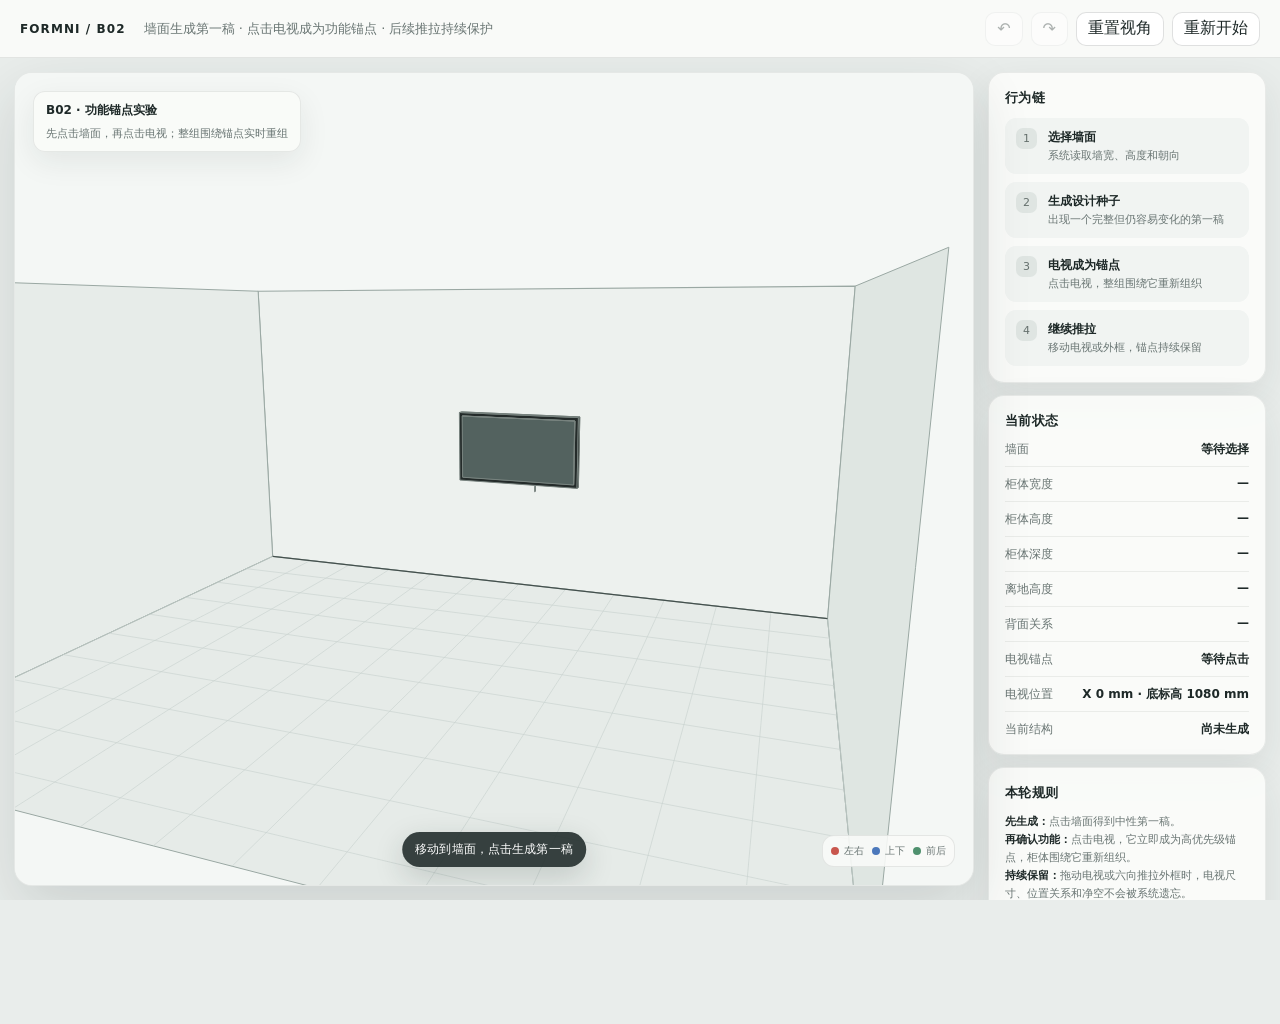
<file: formni-b02/index.html>
<!doctype html>
<html lang="zh-CN">
<head>
<meta charset="utf-8" />
<meta name="viewport" content="width=device-width,initial-scale=1,maximum-scale=1" />
<title>Formni · B02 电视功能锚点实验 v0.3</title>
<link rel="stylesheet" href="style.css" />
</head>
<body>
<div class="app">
  <header>
    <div class="brand">FORMNI / B02</div>
    <div class="title">墙面生成第一稿 · 点击电视成为功能锚点 · 后续推拉持续保护</div>
    <div class="spacer"></div>
    <div class="actions">
      <button id="undoBtn" title="撤销">↶</button>
      <button id="redoBtn" title="重做">↷</button>
      <button id="viewBtn">重置视角</button>
      <button id="resetBtn">重新开始</button>
    </div>
  </header>
  <main>
    <section class="viewport" id="viewport">
      <canvas id="canvas" aria-label="Formni 三维墙面行为实验"></canvas>
      <div class="top-note"><b>B02 · 功能锚点实验</b><span>先点击墙面，再点击电视；整组围绕锚点实时重组</span></div>
      <div class="prompt" id="prompt">移动到墙面，点击生成第一稿</div>
      <div class="axis-legend">
        <div class="axis-chip"><i class="dot" style="background:var(--red)"></i>左右</div>
        <div class="axis-chip"><i class="dot" style="background:var(--blue)"></i>上下</div>
        <div class="axis-chip"><i class="dot" style="background:var(--green)"></i>前后</div>
      </div>
      <div class="toast" id="toast"></div>
    </section>
    <aside class="side">
      <div class="card">
        <h3>行为链</h3>
        <div class="steps">
          <div class="step" id="stepWall"><div class="n">1</div><div><b>选择墙面</b><span>系统读取墙宽、高度和朝向</span></div></div>
          <div class="step" id="stepSeed"><div class="n">2</div><div><b>生成设计种子</b><span>出现一个完整但仍容易变化的第一稿</span></div></div>
          <div class="step" id="stepAnchor"><div class="n">3</div><div><b>电视成为锚点</b><span>点击电视，整组围绕它重新组织</span></div></div>
          <div class="step" id="stepShape"><div class="n">4</div><div><b>继续推拉</b><span>移动电视或外框，锚点持续保留</span></div></div>
        </div>
      </div>
      <div class="card">
        <h3>当前状态</h3>
        <div class="state">
          <div class="row"><span>墙面</span><strong id="wallState">等待选择</strong></div>
          <div class="row"><span>柜体宽度</span><strong id="widthState">—</strong></div>
          <div class="row"><span>柜体高度</span><strong id="heightState">—</strong></div>
          <div class="row"><span>柜体深度</span><strong id="depthState">—</strong></div>
          <div class="row"><span>离地高度</span><strong id="bottomState">—</strong></div>
          <div class="row"><span>背面关系</span><strong id="backState">—</strong></div>
          <div class="row"><span>电视锚点</span><strong id="tvState">未确认</strong></div>
          <div class="row"><span>电视位置</span><strong id="tvPositionState">—</strong></div>
          <div class="row"><span>当前结构</span><strong id="structureState">尚未生成</strong></div>
        </div>
      </div>
      <div class="card">
        <h3>本轮规则</h3>
        <div class="rule"><b>先生成：</b>点击墙面得到中性第一稿。<br><b>再确认功能：</b>点击电视，它立即成为高优先级锚点，柜体围绕它重新组织。<br><b>持续保留：</b>拖动电视或六向推拉外框时，电视尺寸、位置关系和净空不会被系统遗忘。<br><b>实时变化：</b>所有重组都发生在拖动过程中，松手只提交当前结果。</div>
      </div>
      <div class="footer">本轮只验证第二组行为：场景对象成为功能锚点。电视一旦被明确，后续生成、推拉和重组都必须持续尊重它。</div>
    </aside>
  </main>
</div>

  <script src="app-1.js"></script>
  <script src="app-2.js"></script>
  <script src="app-3.js"></script>
  <script src="app-4.js"></script>
</body>
</html>
</file>
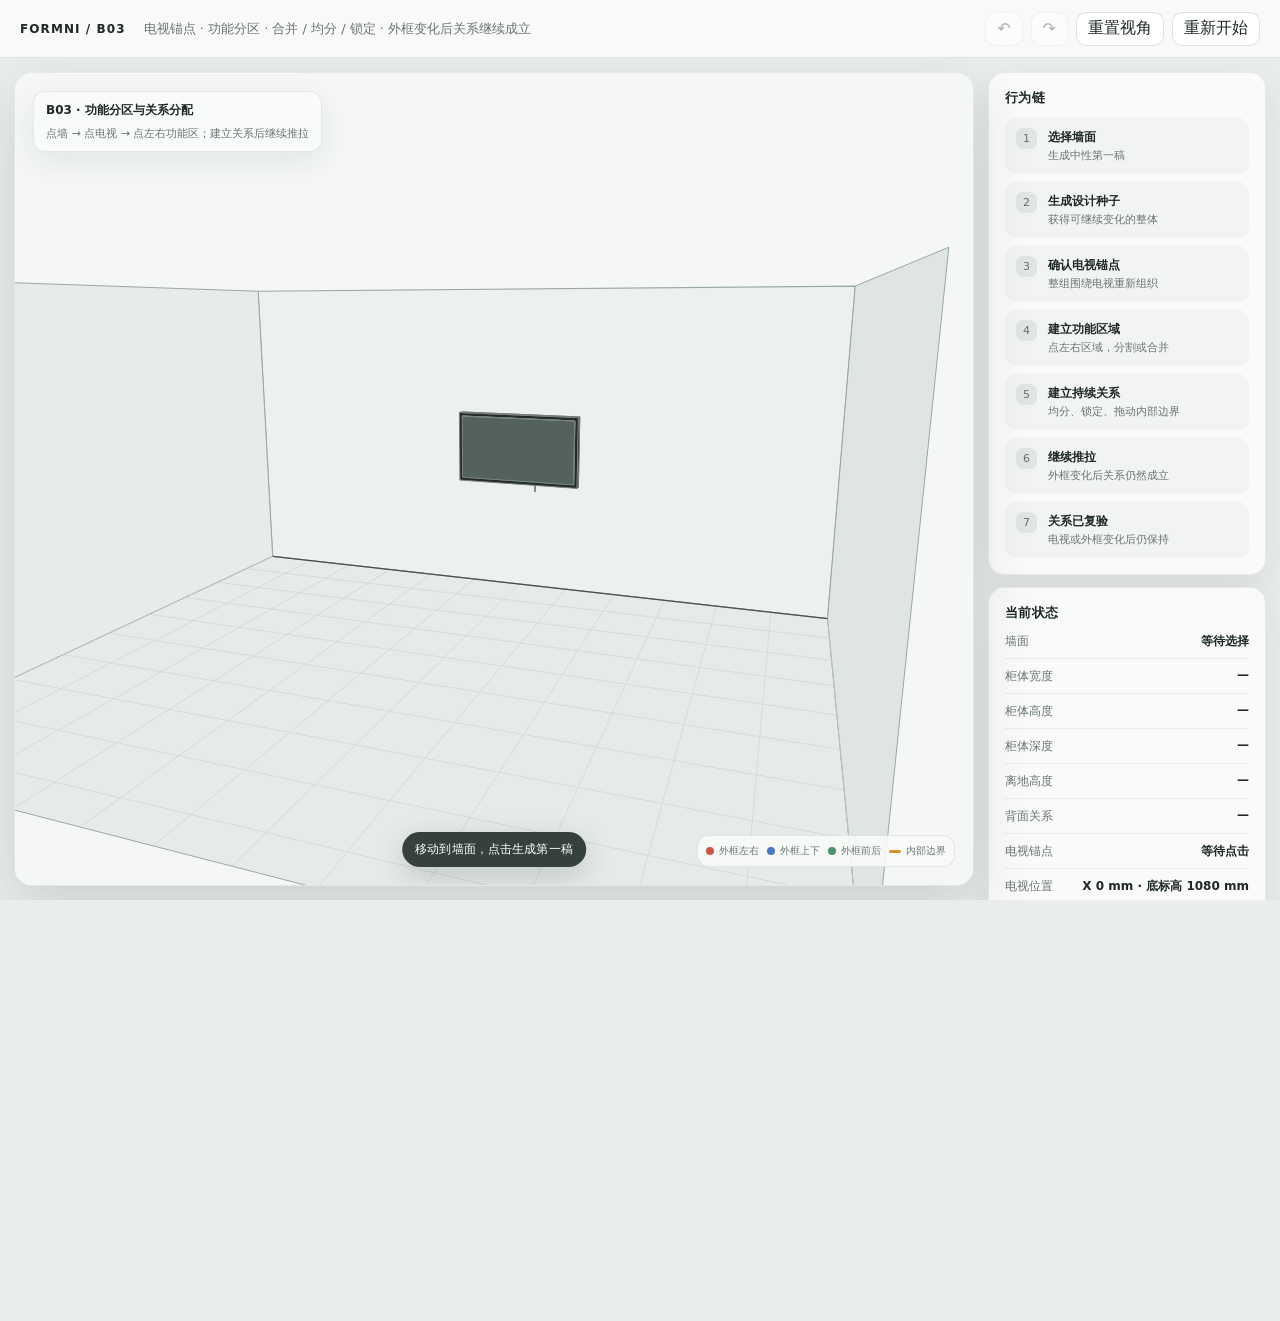
<file: formni-b03/index.html>
<!doctype html>
<html lang="zh-CN">
<head>
<meta charset="utf-8" />
<meta name="viewport" content="width=device-width,initial-scale=1,maximum-scale=1" />
<title>Formni · B03 功能分区与关系实验</title>
<link rel="stylesheet" href="../formni-b02/style.css" />
<style>
.region-menu{position:absolute;display:none;width:190px;padding:10px;border-radius:14px;background:rgba(250,251,249,.97);border:1px solid rgba(30,41,40,.12);box-shadow:0 18px 48px rgba(28,42,39,.2);z-index:20}
.region-menu.show{display:block}.menu-title{font-size:11px;font-weight:750;padding:2px 4px 8px}.menu-actions{display:grid;grid-template-columns:1fr 1fr;gap:6px}
.menu-actions button{height:32px;padding:0 7px;font-size:11px;border-radius:9px}
.line{width:12px;height:3px;border-radius:2px;background:#d69235}
</style>
</head>
<body>
<div class="app">
<header>
  <div class="brand">FORMNI / B03</div>
  <div class="title">电视锚点 · 功能分区 · 合并 / 均分 / 锁定 · 外框变化后关系继续成立</div>
  <div class="spacer"></div>
  <div class="actions">
    <button id="undoBtn" title="撤销">↶</button><button id="redoBtn" title="重做">↷</button>
    <button id="viewBtn">重置视角</button><button id="resetBtn">重新开始</button>
  </div>
</header>
<main>
<section class="viewport" id="viewport">
  <canvas id="canvas" aria-label="Formni 三维功能分区实验"></canvas>
  <div class="top-note"><b>B03 · 功能分区与关系分配</b><span>点墙 → 点电视 → 点左右功能区；建立关系后继续推拉</span></div>
  <div class="prompt" id="prompt">移动到墙面，点击生成第一稿</div>
  <div class="axis-legend">
    <div class="axis-chip"><i class="dot" style="background:var(--red)"></i>外框左右</div>
    <div class="axis-chip"><i class="dot" style="background:var(--blue)"></i>外框上下</div>
    <div class="axis-chip"><i class="dot" style="background:var(--green)"></i>外框前后</div>
    <div class="axis-chip"><i class="line"></i>内部边界</div>
  </div>
  <div class="toast" id="toast"></div>
  <div class="region-menu" id="regionMenu">
    <div class="menu-title" id="menuTitle">功能区</div>
    <div class="menu-actions">
      <button id="splitBtn">分成两格</button><button id="mergeLeftBtn">向左合并</button>
      <button id="mergeRightBtn">向右合并</button><button id="equalBtn">整侧均分</button>
      <button id="lockBtn">锁定宽度</button>
    </div>
  </div>
</section>
<aside class="side">
  <div class="card"><h3>行为链</h3><div class="steps">
    <div class="step" id="stepWall"><div class="n">1</div><div><b>选择墙面</b><span>生成中性第一稿</span></div></div>
    <div class="step" id="stepSeed"><div class="n">2</div><div><b>生成设计种子</b><span>获得可继续变化的整体</span></div></div>
    <div class="step" id="stepAnchor"><div class="n">3</div><div><b>确认电视锚点</b><span>整组围绕电视重新组织</span></div></div>
    <div class="step" id="stepRegion"><div class="n">4</div><div><b>建立功能区域</b><span>点左右区域，分割或合并</span></div></div>
    <div class="step" id="stepRelation"><div class="n">5</div><div><b>建立持续关系</b><span>均分、锁定、拖动内部边界</span></div></div>
    <div class="step" id="stepShape"><div class="n">6</div><div><b>继续推拉</b><span>外框变化后关系仍然成立</span></div></div>
    <div class="step" id="stepRetest"><div class="n">7</div><div><b>关系已复验</b><span>电视或外框变化后仍保持</span></div></div>
  </div></div>
  <div class="card"><h3>当前状态</h3><div class="state">
    <div class="row"><span>墙面</span><strong id="wallState">等待选择</strong></div>
    <div class="row"><span>柜体宽度</span><strong id="widthState">—</strong></div>
    <div class="row"><span>柜体高度</span><strong id="heightState">—</strong></div>
    <div class="row"><span>柜体深度</span><strong id="depthState">—</strong></div>
    <div class="row"><span>离地高度</span><strong id="bottomState">—</strong></div>
    <div class="row"><span>背面关系</span><strong id="backState">—</strong></div>
    <div class="row"><span>电视锚点</span><strong id="tvState">未确认</strong></div>
    <div class="row"><span>电视位置</span><strong id="tvPositionState">—</strong></div>
    <div class="row"><span>左侧区域</span><strong id="leftState">—</strong></div>
    <div class="row"><span>右侧区域</span><strong id="rightState">—</strong></div>
    <div class="row"><span>已建立关系</span><strong id="relationState">—</strong></div>
    <div class="row"><span>当前选择</span><strong id="selectionState">—</strong></div>
    <div class="row"><span>当前结构</span><strong id="structureState">尚未生成</strong></div>
  </div></div>
  <div class="card"><h3>本轮规则</h3><div class="rule">
    <b>分区：</b>把一个功能区拆成两个可继续调整的区域。<br>
    <b>合并：</b>相邻区域重新成为一个完整功能。<br>
    <b>均分：</b>建立持续关系；以后拉宽仍保持相等。<br>
    <b>拖边界：</b>明确两个区域的比例，后续继续保持。<br>
    <b>锁定：</b>固定这一格的实际宽度，其余区域吸收变化。
  </div></div>
  <div class="footer">本轮不增加新柜型，只验证区域关系能否被逐步建立，并在后续推拉中持续生效。</div>
</aside>
</main>
</div>
<script src="../formni-b02/app-1.js"></script>
<script src="../formni-b02/app-2.js"></script>
<script src="../formni-b02/app-3.js"></script>
<script src="../formni-b02/app-4.js"></script>
<script src="b03.js"></script>
</body>
</html>
</file>
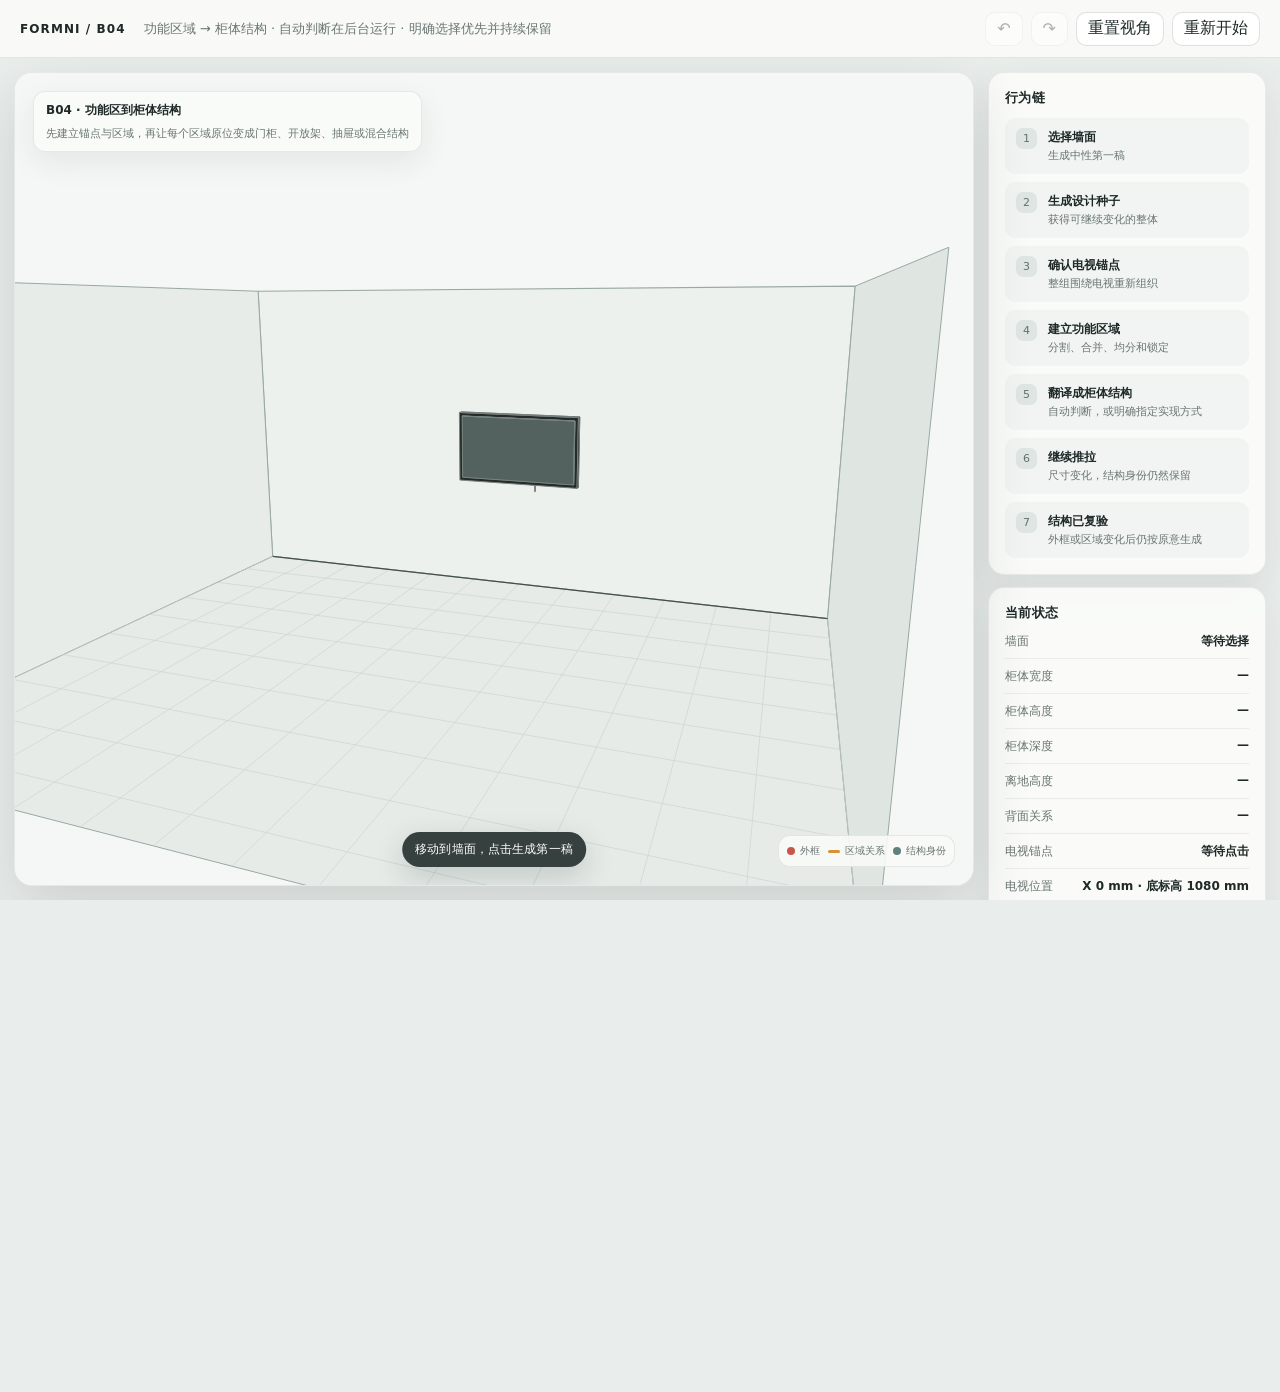
<file: formni-b04/index.html>
<!doctype html>
<html lang="zh-CN">
<head>
<meta charset="utf-8" />
<meta name="viewport" content="width=device-width,initial-scale=1,maximum-scale=1" />
<title>Formni · B04 功能区到柜体结构</title>
<link rel="stylesheet" href="../formni-b02/style.css" />
<style>
.region-menu{position:absolute;display:none;width:238px;padding:10px;border-radius:14px;background:rgba(250,251,249,.97);border:1px solid rgba(30,41,40,.12);box-shadow:0 18px 48px rgba(28,42,39,.2);z-index:20}
.region-menu.show{display:block}.menu-title{font-size:11px;font-weight:750;padding:2px 4px 8px}.menu-label{padding:8px 4px 6px;font-size:10px;color:#74807d;border-top:1px solid rgba(30,41,40,.08);margin-top:8px}
.menu-actions{display:grid;grid-template-columns:1fr 1fr;gap:6px}.menu-actions button{height:32px;padding:0 7px;font-size:11px;border-radius:9px}
.structure-actions{grid-template-columns:1fr 1fr}.structure-actions button.active{background:#32777c;color:#fff;border-color:#32777c}.structure-actions button.auto-active{background:#dcebea;color:#245c60;border-color:rgba(50,119,124,.35)}
.line{width:12px;height:3px;border-radius:2px;background:#d69235}.structure-dot{width:8px;height:8px;border-radius:50%;background:#5f817b}
</style>
</head>
<body>
<div class="app">
<header>
  <div class="brand">FORMNI / B04</div>
  <div class="title">功能区域 → 柜体结构 · 自动判断在后台运行 · 明确选择优先并持续保留</div>
  <div class="spacer"></div>
  <div class="actions">
    <button id="undoBtn" title="撤销">↶</button><button id="redoBtn" title="重做">↷</button>
    <button id="viewBtn">重置视角</button><button id="resetBtn">重新开始</button>
  </div>
</header>
<main>
<section class="viewport" id="viewport">
  <canvas id="canvas" aria-label="Formni 三维柜体结构实验"></canvas>
  <div class="top-note"><b>B04 · 功能区到柜体结构</b><span>先建立锚点与区域，再让每个区域原位变成门柜、开放架、抽屉或混合结构</span></div>
  <div class="prompt" id="prompt">移动到墙面，点击生成第一稿</div>
  <div class="axis-legend">
    <div class="axis-chip"><i class="dot" style="background:var(--red)"></i>外框</div>
    <div class="axis-chip"><i class="line"></i>区域关系</div>
    <div class="axis-chip"><i class="structure-dot"></i>结构身份</div>
  </div>
  <div class="toast" id="toast"></div>
  <div class="region-menu" id="regionMenu">
    <div class="menu-title" id="menuTitle">功能区</div>
    <div class="menu-actions">
      <button id="splitBtn">分成两格</button><button id="mergeLeftBtn">向左合并</button>
      <button id="mergeRightBtn">向右合并</button><button id="equalBtn">整侧均分</button>
      <button id="lockBtn">锁定宽度</button>
    </div>
    <div class="menu-label">这一格怎样实现</div>
    <div class="menu-actions structure-actions">
      <button id="autoStructureBtn">系统判断</button><button id="closedStructureBtn">门柜</button>
      <button id="openStructureBtn">开放架</button><button id="drawerStructureBtn">抽屉组</button>
      <button id="mixedStructureBtn">门＋开放</button>
    </div>
  </div>
</section>
<aside class="side">
  <div class="card"><h3>行为链</h3><div class="steps">
    <div class="step" id="stepWall"><div class="n">1</div><div><b>选择墙面</b><span>生成中性第一稿</span></div></div>
    <div class="step" id="stepSeed"><div class="n">2</div><div><b>生成设计种子</b><span>获得可继续变化的整体</span></div></div>
    <div class="step" id="stepAnchor"><div class="n">3</div><div><b>确认电视锚点</b><span>整组围绕电视重新组织</span></div></div>
    <div class="step" id="stepRegion"><div class="n">4</div><div><b>建立功能区域</b><span>分割、合并、均分和锁定</span></div></div>
    <div class="step" id="stepStructure"><div class="n">5</div><div><b>翻译成柜体结构</b><span>自动判断，或明确指定实现方式</span></div></div>
    <div class="step" id="stepShape"><div class="n">6</div><div><b>继续推拉</b><span>尺寸变化，结构身份仍然保留</span></div></div>
    <div class="step" id="stepStructureRetest"><div class="n">7</div><div><b>结构已复验</b><span>外框或区域变化后仍按原意生成</span></div></div>
    <div class="step" id="stepRelation" style="display:none"></div><div class="step" id="stepRetest" style="display:none"></div>
  </div></div>
  <div class="card"><h3>当前状态</h3><div class="state">
    <div class="row"><span>墙面</span><strong id="wallState">等待选择</strong></div>
    <div class="row"><span>柜体宽度</span><strong id="widthState">—</strong></div>
    <div class="row"><span>柜体高度</span><strong id="heightState">—</strong></div>
    <div class="row"><span>柜体深度</span><strong id="depthState">—</strong></div>
    <div class="row"><span>离地高度</span><strong id="bottomState">—</strong></div>
    <div class="row"><span>背面关系</span><strong id="backState">—</strong></div>
    <div class="row"><span>电视锚点</span><strong id="tvState">未确认</strong></div>
    <div class="row"><span>电视位置</span><strong id="tvPositionState">—</strong></div>
    <div class="row"><span>左侧区域</span><strong id="leftState">—</strong></div>
    <div class="row"><span>右侧区域</span><strong id="rightState">—</strong></div>
    <div class="row"><span>已建立关系</span><strong id="relationState">—</strong></div>
    <div class="row"><span>当前选择</span><strong id="selectionState">—</strong></div>
    <div class="row"><span>区域结构</span><strong id="structureChoiceState">—</strong></div>
    <div class="row"><span>当前结构</span><strong id="structureState">尚未生成</strong></div>
  </div></div>
  <div class="card"><h3>本轮规则</h3><div class="rule">
    <b>自动：</b>区域没有明确指令时，系统根据宽度和高度选择当前结构。<br>
    <b>明确：</b>一旦指定门柜、开放架、抽屉或混合结构，优先级高于自动判断。<br>
    <b>适配：</b>尺寸变化后，门数、层板数和抽屉数可以变化，但结构身份不变。<br>
    <b>继承：</b>拆分会继承原结构；合并相同结构继续保留，不同结构交回系统重算。
  </div></div>
  <div class="footer">本轮只验证“功能区域怎样翻译成结构”。材质、五金、真实柜型与生产数据继续不进入。</div>
</aside>
</main>
</div>
<script src="../formni-b02/app-1.js"></script>
<script src="../formni-b02/app-2.js"></script>
<script src="../formni-b02/app-3.js"></script>
<script src="../formni-b02/app-4.js"></script>
<script src="../formni-b03/b03.js"></script>
<script src="b04.js"></script>
</body>
</html>
</file>
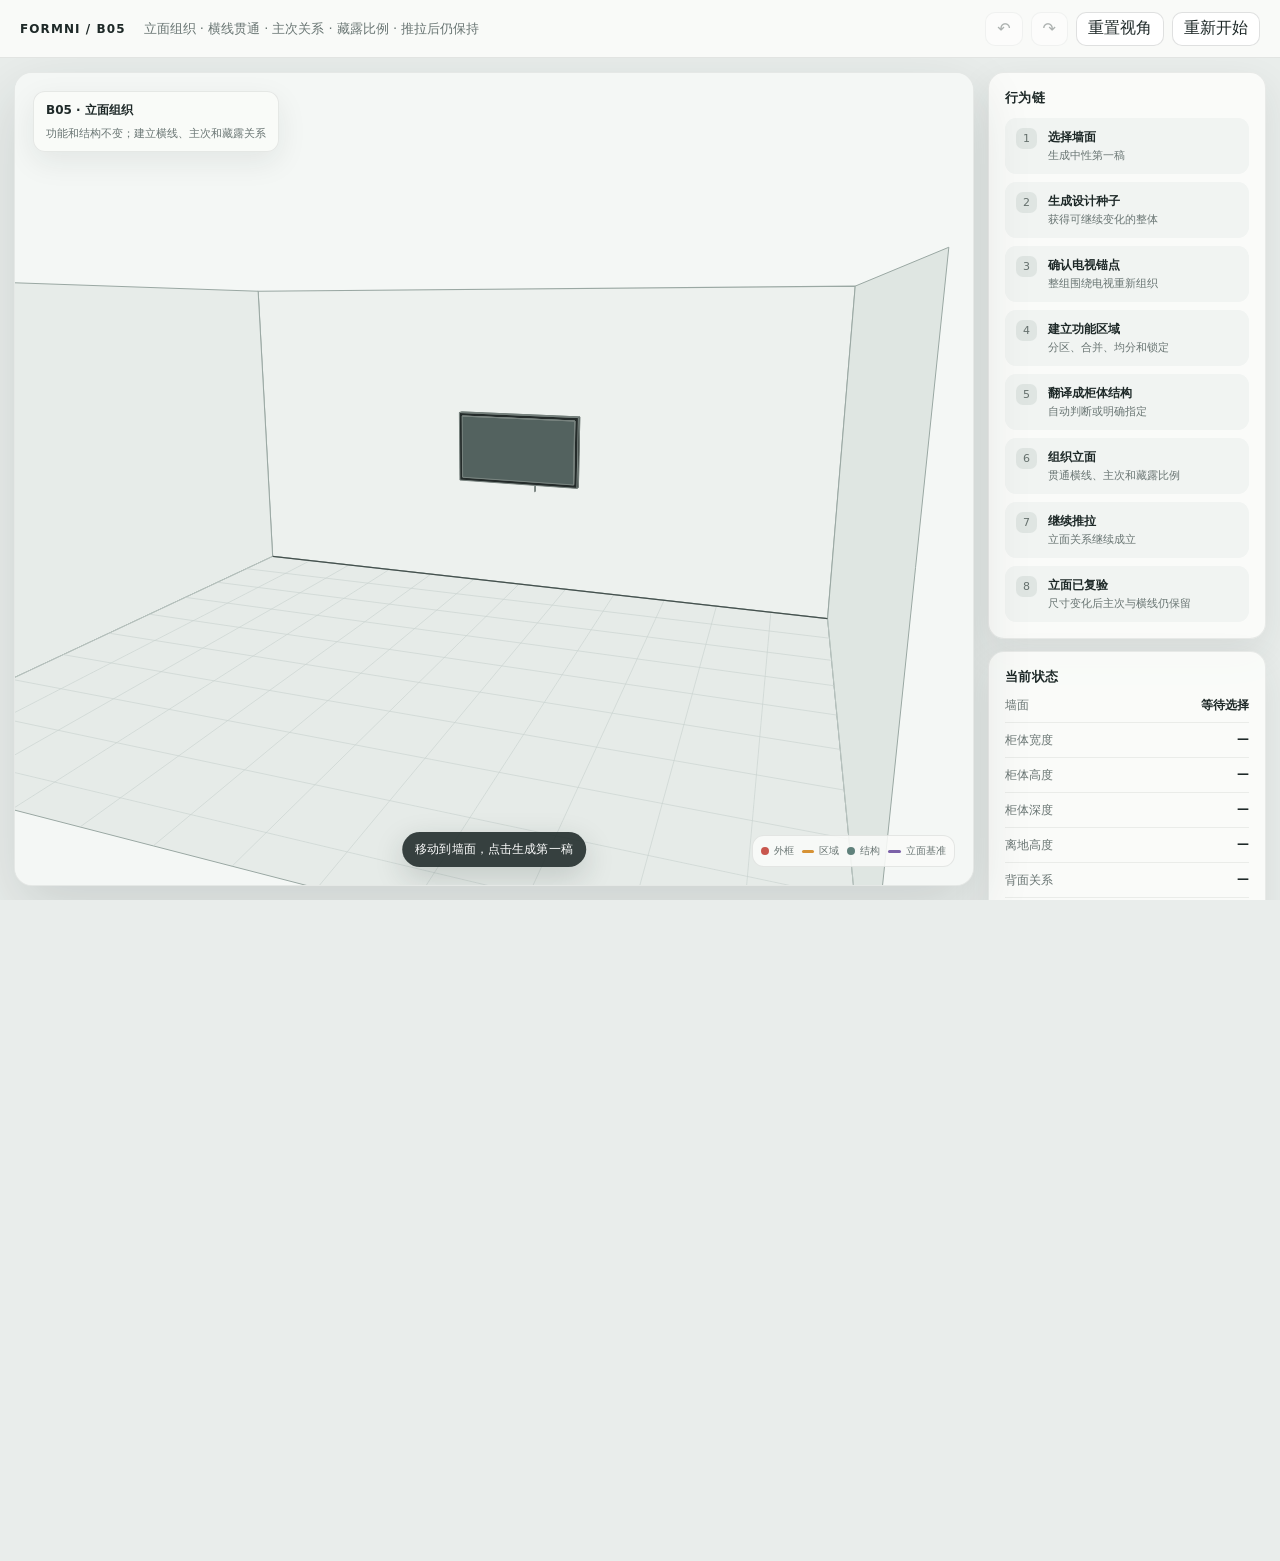
<file: formni-b05/index.html>
<!doctype html>
<html lang="zh-CN">
<head>
<meta charset="utf-8" />
<meta name="viewport" content="width=device-width,initial-scale=1,maximum-scale=1" />
<title>Formni · B05 立面组织</title>
<link rel="stylesheet" href="../formni-b02/style.css" />
<style>
.region-menu{position:absolute;display:none;width:250px;padding:10px;border-radius:14px;background:rgba(250,251,249,.97);border:1px solid rgba(30,41,40,.12);box-shadow:0 18px 48px rgba(28,42,39,.2);z-index:20}
.region-menu.show{display:block}.menu-title{font-size:11px;font-weight:750;padding:2px 4px 8px}.menu-label{padding:8px 4px 6px;font-size:10px;color:#74807d;border-top:1px solid rgba(30,41,40,.08);margin-top:8px}
.menu-actions{display:grid;grid-template-columns:1fr 1fr;gap:6px}.menu-actions button{height:32px;padding:0 7px;font-size:11px;border-radius:9px}
.structure-actions button.active,.facade-actions button.active{background:#32777c;color:#fff;border-color:#32777c}.structure-actions button.auto-active,.facade-actions button.auto-active{background:#dcebea;color:#245c60;border-color:rgba(50,119,124,.35)}
.line{width:12px;height:3px;border-radius:2px;background:#d69235}.structure-dot{width:8px;height:8px;border-radius:50%;background:#5f817b}.facade-line{width:13px;height:3px;border-radius:2px;background:#7c62a8}
</style>
</head>
<body>
<div class="app">
<header>
  <div class="brand">FORMNI / B05</div>
  <div class="title">立面组织 · 横线贯通 · 主次关系 · 藏露比例 · 推拉后仍保持</div>
  <div class="spacer"></div>
  <div class="actions">
    <button id="undoBtn" title="撤销">↶</button><button id="redoBtn" title="重做">↷</button>
    <button id="viewBtn">重置视角</button><button id="resetBtn">重新开始</button>
  </div>
</header>
<main>
<section class="viewport" id="viewport">
  <canvas id="canvas" aria-label="Formni 三维立面组织实验"></canvas>
  <div class="top-note"><b>B05 · 立面组织</b><span>功能和结构不变；建立横线、主次和藏露关系</span></div>
  <div class="prompt" id="prompt">移动到墙面，点击生成第一稿</div>
  <div class="axis-legend">
    <div class="axis-chip"><i class="dot" style="background:var(--red)"></i>外框</div>
    <div class="axis-chip"><i class="line"></i>区域</div>
    <div class="axis-chip"><i class="structure-dot"></i>结构</div>
    <div class="axis-chip"><i class="facade-line"></i>立面基准</div>
  </div>
  <div class="toast" id="toast"></div>
  <div class="region-menu" id="regionMenu">
    <div class="menu-title" id="menuTitle">功能区</div>
    <div class="menu-actions">
      <button id="splitBtn">分成两格</button><button id="mergeLeftBtn">向左合并</button>
      <button id="mergeRightBtn">向右合并</button><button id="equalBtn">整侧均分</button>
      <button id="lockBtn">锁定宽度</button>
    </div>
    <div class="menu-label">这一格怎样实现</div>
    <div class="menu-actions structure-actions">
      <button id="autoStructureBtn">系统判断</button><button id="closedStructureBtn">门柜</button>
      <button id="openStructureBtn">开放架</button><button id="drawerStructureBtn">抽屉组</button>
      <button id="mixedStructureBtn">门＋开放</button>
    </div>
    <div class="menu-label">整个立面怎样组织</div>
    <div class="menu-actions facade-actions">
      <button id="facadeAlignBtn">横线贯通</button><button id="facadeFocusBtn">设为重点</button>
      <button id="facadeBackgroundBtn">设为背景</button><button id="facadeAutoBtn">自动主次</button>
      <button id="facadeLessBtn">开放更少</button><button id="facadeMoreBtn">开放更多</button>
    </div>
  </div>
</section>
<aside class="side">
  <div class="card"><h3>行为链</h3><div class="steps">
    <div class="step" id="stepWall"><div class="n">1</div><div><b>选择墙面</b><span>生成中性第一稿</span></div></div>
    <div class="step" id="stepSeed"><div class="n">2</div><div><b>生成设计种子</b><span>获得可继续变化的整体</span></div></div>
    <div class="step" id="stepAnchor"><div class="n">3</div><div><b>确认电视锚点</b><span>整组围绕电视重新组织</span></div></div>
    <div class="step" id="stepRegion"><div class="n">4</div><div><b>建立功能区域</b><span>分区、合并、均分和锁定</span></div></div>
    <div class="step" id="stepStructure"><div class="n">5</div><div><b>翻译成柜体结构</b><span>自动判断或明确指定</span></div></div>
    <div class="step" id="stepFacade"><div class="n">6</div><div><b>组织立面</b><span>贯通横线、主次和藏露比例</span></div></div>
    <div class="step" id="stepShape"><div class="n">7</div><div><b>继续推拉</b><span>立面关系继续成立</span></div></div>
    <div class="step" id="stepFacadeRetest"><div class="n">8</div><div><b>立面已复验</b><span>尺寸变化后主次与横线仍保留</span></div></div>
    <div class="step" id="stepRelation" style="display:none"></div><div class="step" id="stepRetest" style="display:none"></div><div class="step" id="stepStructureRetest" style="display:none"></div>
  </div></div>
  <div class="card"><h3>当前状态</h3><div class="state">
    <div class="row"><span>墙面</span><strong id="wallState">等待选择</strong></div>
    <div class="row"><span>柜体宽度</span><strong id="widthState">—</strong></div>
    <div class="row"><span>柜体高度</span><strong id="heightState">—</strong></div>
    <div class="row"><span>柜体深度</span><strong id="depthState">—</strong></div>
    <div class="row"><span>离地高度</span><strong id="bottomState">—</strong></div>
    <div class="row"><span>背面关系</span><strong id="backState">—</strong></div>
    <div class="row"><span>电视锚点</span><strong id="tvState">未确认</strong></div>
    <div class="row"><span>电视位置</span><strong id="tvPositionState">—</strong></div>
    <div class="row"><span>左侧区域</span><strong id="leftState">—</strong></div>
    <div class="row"><span>右侧区域</span><strong id="rightState">—</strong></div>
    <div class="row"><span>已建立关系</span><strong id="relationState">—</strong></div>
    <div class="row"><span>当前选择</span><strong id="selectionState">—</strong></div>
    <div class="row"><span>区域结构</span><strong id="structureChoiceState">—</strong></div>
    <div class="row"><span>贯通横线</span><strong id="facadeDatumState">—</strong></div>
    <div class="row"><span>当前主次</span><strong id="facadeRoleState">—</strong></div>
    <div class="row"><span>开放比例</span><strong id="facadeOpenState">—</strong></div>
    <div class="row"><span>当前结构</span><strong id="structureState">尚未生成</strong></div>
  </div></div>
  <div class="card"><h3>本轮规则</h3><div class="rule">
    <b>横线贯通：</b>门缝、开放边界、抽屉分段共享一条立面基准。<br>
    <b>主次：</b>重点区域更开放，背景区域更完整；明确的柜体结构不会被推翻。<br>
    <b>藏露：</b>拖动紫色控制点，所有参与区域同步改变开放比例。<br>
    <b>持续：</b>继续拉伸外框或改变区域宽度，横线和主次仍然保留。
  </div></div>
  <div class="footer">本轮只处理立面秩序，不增加材质、五金、真实柜型或生产信息。</div>
</aside>
</main>
</div>
<script src="../formni-b02/app-1.js"></script>
<script src="../formni-b02/app-2.js"></script>
<script src="../formni-b02/app-3.js"></script>
<script src="../formni-b02/app-4.js"></script>
<script src="../formni-b03/b03.js"></script>
<script src="../formni-b04/b04.js"></script>
<script src="b05.js"></script>
</body>
</html>
</file>
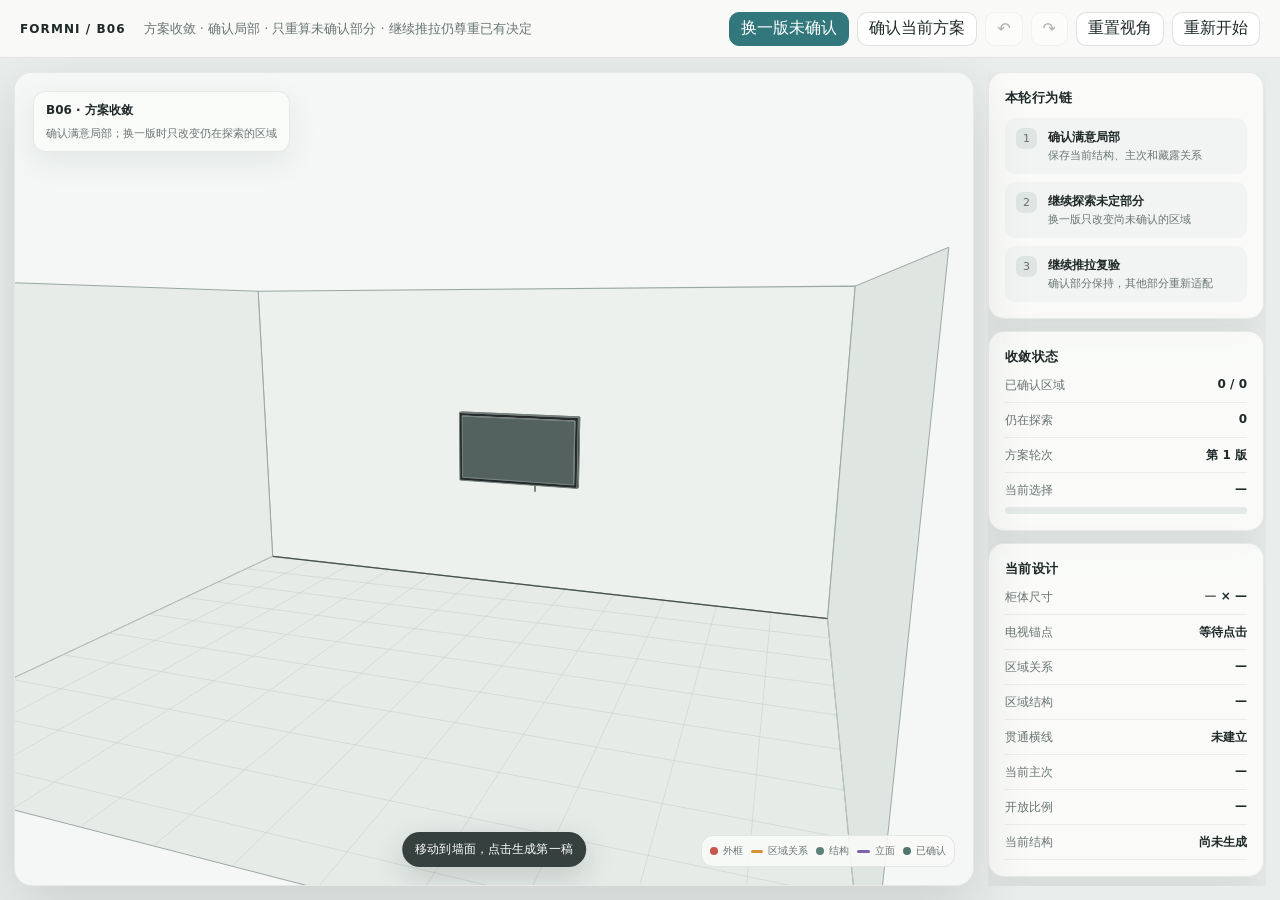
<file: formni-b06/index.html>
<!doctype html>
<html lang="zh-CN">
<head>
<meta charset="utf-8" />
<meta name="viewport" content="width=device-width,initial-scale=1,maximum-scale=1" />
<title>Formni · B06 方案收敛</title>
<link rel="stylesheet" href="../formni-b02/style.css" />
<style>
.region-menu{position:absolute;display:none;width:258px;padding:10px;border-radius:14px;background:rgba(250,251,249,.97);border:1px solid rgba(30,41,40,.12);box-shadow:0 18px 48px rgba(28,42,39,.2);z-index:20}
.region-menu.show{display:block}.menu-title{font-size:11px;font-weight:750;padding:2px 4px 8px}.menu-label{padding:8px 4px 6px;font-size:10px;color:#74807d;border-top:1px solid rgba(30,41,40,.08);margin-top:8px}
.menu-actions{display:grid;grid-template-columns:1fr 1fr;gap:6px}.menu-actions button{height:32px;padding:0 7px;font-size:11px;border-radius:9px}
.structure-actions button.active,.facade-actions button.active,.convergence-actions button.active{background:#32777c;color:#fff;border-color:#32777c}.structure-actions button.auto-active,.facade-actions button.auto-active{background:#dcebea;color:#245c60;border-color:rgba(50,119,124,.35)}
.convergence-actions button.confirmed{background:#52766f;color:#fff;border-color:#52766f}.convergence-actions button.explore{background:#edf3f1;color:#315c58;border-color:rgba(49,92,88,.25)}
.line{width:12px;height:3px;border-radius:2px;background:#d69235}.structure-dot{width:8px;height:8px;border-radius:50%;background:#5f817b}.facade-line{width:13px;height:3px;border-radius:2px;background:#7c62a8}.decision-dot{width:8px;height:8px;border-radius:50%;background:#52766f}
.side{overflow:auto;padding-right:2px}.side::-webkit-scrollbar{width:6px}.side::-webkit-scrollbar-thumb{background:rgba(30,41,40,.16);border-radius:6px}
.actions .primary{background:#32777c;color:#fff;border-color:#32777c}.actions .primary:hover{background:#28676b}.convergence-meter{height:7px;background:#e4eae7;border-radius:999px;overflow:hidden;margin-top:8px}.convergence-meter span{display:block;height:100%;width:0;background:#52766f;transition:.18s}
</style>
</head>
<body>
<div class="app">
<header>
  <div class="brand">FORMNI / B06</div>
  <div class="title">方案收敛 · 确认局部 · 只重算未确认部分 · 继续推拉仍尊重已有决定</div>
  <div class="spacer"></div>
  <div class="actions">
    <button id="nextSchemeBtn" class="primary">换一版未确认</button>
    <button id="confirmAllBtn">确认当前方案</button>
    <button id="undoBtn" title="撤销">↶</button><button id="redoBtn" title="重做">↷</button>
    <button id="viewBtn">重置视角</button><button id="resetBtn">重新开始</button>
  </div>
</header>
<main>
<section class="viewport" id="viewport">
  <canvas id="canvas" aria-label="Formni 三维方案收敛实验"></canvas>
  <div class="top-note"><b>B06 · 方案收敛</b><span>确认满意局部；换一版时只改变仍在探索的区域</span></div>
  <div class="prompt" id="prompt">移动到墙面，点击生成第一稿</div>
  <div class="axis-legend">
    <div class="axis-chip"><i class="dot" style="background:var(--red)"></i>外框</div>
    <div class="axis-chip"><i class="line"></i>区域关系</div>
    <div class="axis-chip"><i class="structure-dot"></i>结构</div>
    <div class="axis-chip"><i class="facade-line"></i>立面</div>
    <div class="axis-chip"><i class="decision-dot"></i>已确认</div>
  </div>
  <div class="toast" id="toast"></div>
  <div class="region-menu" id="regionMenu">
    <div class="menu-title" id="menuTitle">功能区</div>
    <div class="menu-actions">
      <button id="splitBtn">分成两格</button><button id="mergeLeftBtn">向左合并</button>
      <button id="mergeRightBtn">向右合并</button><button id="equalBtn">整侧均分</button>
      <button id="lockBtn">锁定宽度</button>
    </div>
    <div class="menu-label">这一格怎样实现</div>
    <div class="menu-actions structure-actions">
      <button id="autoStructureBtn">系统判断</button><button id="closedStructureBtn">门柜</button>
      <button id="openStructureBtn">开放架</button><button id="drawerStructureBtn">抽屉组</button>
      <button id="mixedStructureBtn">门＋开放</button>
    </div>
    <div class="menu-label">整个立面怎样组织</div>
    <div class="menu-actions facade-actions">
      <button id="facadeAlignBtn">横线贯通</button><button id="facadeFocusBtn">设为重点</button>
      <button id="facadeBackgroundBtn">设为背景</button><button id="facadeAutoBtn">自动主次</button>
      <button id="facadeLessBtn">开放更少</button><button id="facadeMoreBtn">开放更多</button>
    </div>
    <div class="menu-label">这一格是否已经确定</div>
    <div class="menu-actions convergence-actions">
      <button id="confirmRegionBtn">确认这一格</button><button id="exploreRegionBtn">继续探索</button>
      <button id="nextLocalBtn">换一个可能</button>
    </div>
  </div>
</section>
<aside class="side">
  <div class="card"><h3>本轮行为链</h3><div class="steps">
    <div class="step" id="stepConvergence"><div class="n">1</div><div><b>确认满意局部</b><span>保存当前结构、主次和藏露关系</span></div></div>
    <div class="step" id="stepAlternative"><div class="n">2</div><div><b>继续探索未定部分</b><span>换一版只改变尚未确认的区域</span></div></div>
    <div class="step" id="stepConvergenceRetest"><div class="n">3</div><div><b>继续推拉复验</b><span>确认部分保持，其他部分重新适配</span></div></div>
    <div class="step" id="stepWall" style="display:none"></div><div class="step" id="stepSeed" style="display:none"></div><div class="step" id="stepAnchor" style="display:none"></div><div class="step" id="stepRegion" style="display:none"></div><div class="step" id="stepRelation" style="display:none"></div><div class="step" id="stepRetest" style="display:none"></div><div class="step" id="stepStructure" style="display:none"></div><div class="step" id="stepStructureRetest" style="display:none"></div><div class="step" id="stepFacade" style="display:none"></div><div class="step" id="stepFacadeRetest" style="display:none"></div><div class="step" id="stepShape" style="display:none"></div>
  </div></div>
  <div class="card"><h3>收敛状态</h3><div class="state">
    <div class="row"><span>已确认区域</span><strong id="confirmedState">0 / 0</strong></div>
    <div class="row"><span>仍在探索</span><strong id="exploringState">0</strong></div>
    <div class="row"><span>方案轮次</span><strong id="generationState">第 1 版</strong></div>
    <div class="row"><span>当前选择</span><strong id="decisionState">—</strong></div>
  </div><div class="convergence-meter"><span id="convergenceBar"></span></div></div>
  <div class="card"><h3>当前设计</h3><div class="state">
    <div class="row"><span>柜体尺寸</span><strong><span id="widthState">—</span> × <span id="heightState">—</span></strong></div>
    <div class="row"><span>电视锚点</span><strong id="tvState">未确认</strong></div>
    <div class="row"><span>区域关系</span><strong id="relationState">—</strong></div>
    <div class="row"><span>区域结构</span><strong id="structureChoiceState">—</strong></div>
    <div class="row"><span>贯通横线</span><strong id="facadeDatumState">—</strong></div>
    <div class="row"><span>当前主次</span><strong id="facadeRoleState">—</strong></div>
    <div class="row"><span>开放比例</span><strong id="facadeOpenState">—</strong></div>
    <div class="row"><span>当前结构</span><strong id="structureState">尚未生成</strong></div>
    <div style="display:none"><span id="wallState"></span><span id="depthState"></span><span id="bottomState"></span><span id="backState"></span><span id="tvPositionState"></span><span id="leftState"></span><span id="rightState"></span><span id="selectionState"></span></div>
  </div></div>
  <div class="card"><h3>本轮规则</h3><div class="rule">
    <b>确认：</b>保存这一格当前的结构、立面角色和开放比例；尺寸仍可跟随整体调整。<br>
    <b>探索：</b>解除确认后，系统可以继续为这一区域寻找其他成立的方案。<br>
    <b>换一版：</b>只重算未确认且仍由系统判断的区域；电视、外框、关系和明确选择不被推翻。<br>
    <b>新意图优先：</b>对已确认区域再次分割或明确结构，会重新打开受影响区域。
  </div></div>
  <div class="footer">本轮不增加新造型能力，只验证“哪些决定已经固定、哪些仍能变化”，让方案真正逐步收敛。</div>
</aside>
</main>
</div>
<script src="../formni-b02/app-1.js"></script>
<script src="../formni-b02/app-2.js"></script>
<script src="../formni-b02/app-3.js"></script>
<script src="../formni-b02/app-4.js"></script>
<script src="../formni-b03/b03.js"></script>
<script src="../formni-b04/b04.js"></script>
<script src="../formni-b05/b05.js"></script>
<script src="b06.js"></script>
</body>
</html>
</file>
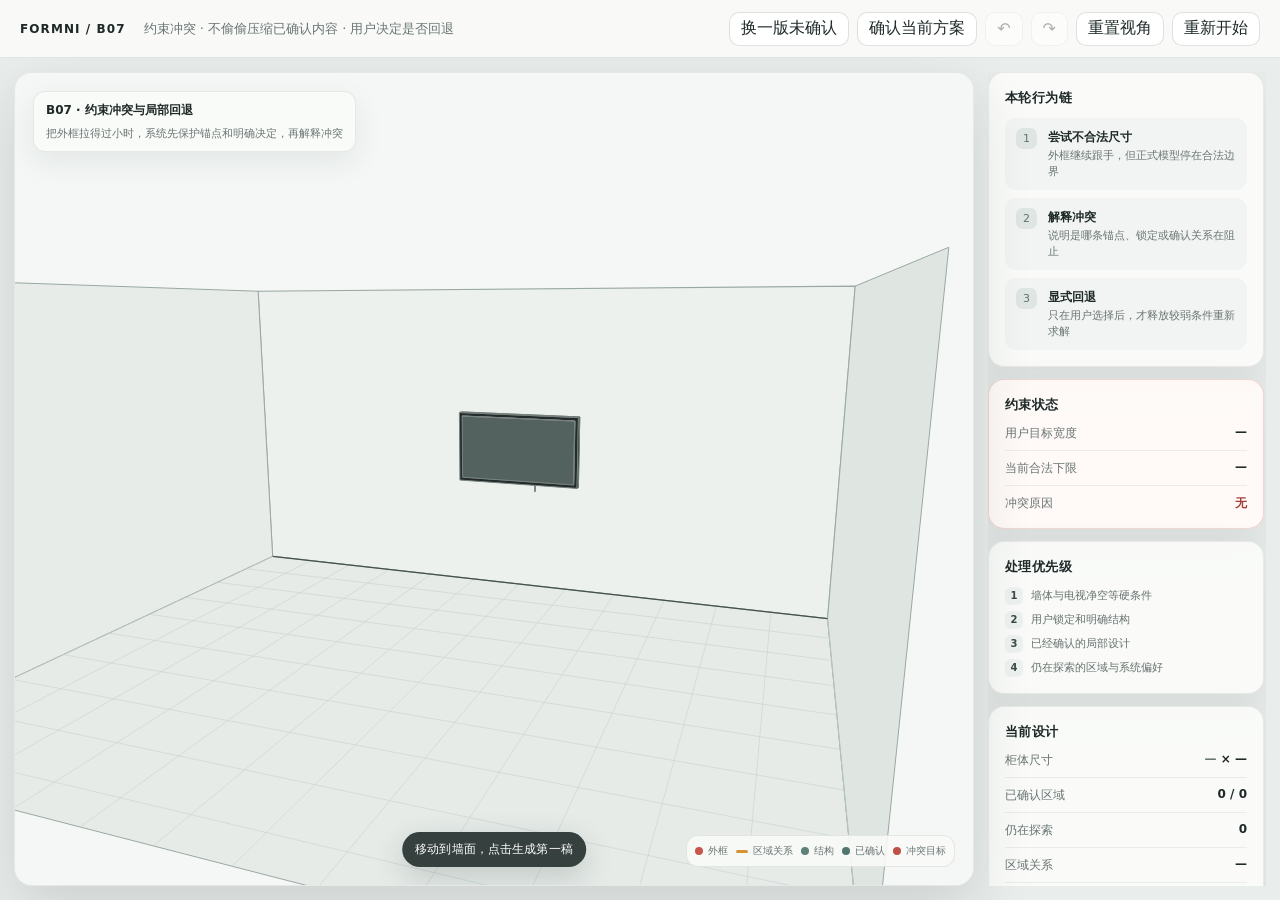
<file: formni-b07/index.html>
<!doctype html>
<html lang="zh-CN">
<head>
<meta charset="utf-8" />
<meta name="viewport" content="width=device-width,initial-scale=1,maximum-scale=1" />
<title>Formni · B07 约束冲突与回退</title>
<link rel="stylesheet" href="../formni-b02/style.css" />
<style>
.region-menu{position:absolute;display:none;width:258px;padding:10px;border-radius:14px;background:rgba(250,251,249,.97);border:1px solid rgba(30,41,40,.12);box-shadow:0 18px 48px rgba(28,42,39,.2);z-index:20}
.region-menu.show{display:block}.menu-title{font-size:11px;font-weight:750;padding:2px 4px 8px}.menu-label{padding:8px 4px 6px;font-size:10px;color:#74807d;border-top:1px solid rgba(30,41,40,.08);margin-top:8px}
.menu-actions{display:grid;grid-template-columns:1fr 1fr;gap:6px}.menu-actions button{height:32px;padding:0 7px;font-size:11px;border-radius:9px}
.structure-actions button.active,.facade-actions button.active,.convergence-actions button.active{background:#32777c;color:#fff;border-color:#32777c}.structure-actions button.auto-active,.facade-actions button.auto-active{background:#dcebea;color:#245c60;border-color:rgba(50,119,124,.35)}
.convergence-actions button.confirmed{background:#52766f;color:#fff;border-color:#52766f}.convergence-actions button.explore{background:#edf3f1;color:#315c58;border-color:rgba(49,92,88,.25)}
.line{width:12px;height:3px;border-radius:2px;background:#d69235}.structure-dot{width:8px;height:8px;border-radius:50%;background:#5f817b}.facade-line{width:13px;height:3px;border-radius:2px;background:#7c62a8}.decision-dot{width:8px;height:8px;border-radius:50%;background:#52766f}.constraint-dot{width:8px;height:8px;border-radius:50%;background:#bd5147}
.side{overflow:auto;padding-right:2px}.side::-webkit-scrollbar{width:6px}.side::-webkit-scrollbar-thumb{background:rgba(30,41,40,.16);border-radius:6px}
.actions .primary{background:#32777c;color:#fff;border-color:#32777c}.actions .primary:hover{background:#28676b}.convergence-meter{height:7px;background:#e4eae7;border-radius:999px;overflow:hidden;margin-top:8px}.convergence-meter span{display:block;height:100%;width:0;background:#52766f;transition:.18s}
.conflict-panel{position:absolute;left:50%;top:72px;transform:translate(-50%,-12px);width:min(520px,calc(100% - 36px));padding:14px 15px;border-radius:15px;background:rgba(255,249,247,.97);border:1px solid rgba(189,81,71,.35);box-shadow:0 18px 50px rgba(95,35,31,.18);z-index:25;opacity:0;pointer-events:none;transition:.18s}
.conflict-panel.show{opacity:1;transform:translate(-50%,0);pointer-events:auto}.conflict-head{display:flex;align-items:center;gap:9px;font-size:12px;font-weight:780;color:#8d332c}.conflict-text{font-size:11px;line-height:1.55;color:#6f4b47;margin:7px 0 10px}.conflict-actions{display:flex;gap:7px;flex-wrap:wrap}.conflict-actions button{height:31px;font-size:11px}.conflict-actions .danger{background:#bd5147;color:#fff;border-color:#bd5147}.conflict-actions .soft{background:#fff2ef;color:#8d332c;border-color:rgba(189,81,71,.25)}
.conflict-card{border-color:rgba(189,81,71,.22);background:rgba(255,250,248,.96)}.conflict-value{color:#a33e35}.priority-list{display:grid;gap:6px;font-size:11px;color:#65706d}.priority-list div{display:flex;gap:8px;align-items:center}.priority-list b{width:18px;height:18px;border-radius:6px;background:#edf1ef;display:grid;place-items:center;font-size:10px;color:#3c4946}
</style>
</head>
<body>
<div class="app">
<header>
  <div class="brand">FORMNI / B07</div>
  <div class="title">约束冲突 · 不偷偷压缩已确认内容 · 用户决定是否回退</div>
  <div class="spacer"></div>
  <div class="actions">
    <button id="nextSchemeBtn">换一版未确认</button>
    <button id="confirmAllBtn">确认当前方案</button>
    <button id="undoBtn" title="撤销">↶</button><button id="redoBtn" title="重做">↷</button>
    <button id="viewBtn">重置视角</button><button id="resetBtn">重新开始</button>
  </div>
</header>
<main>
<section class="viewport" id="viewport">
  <canvas id="canvas" aria-label="Formni 三维约束冲突实验"></canvas>
  <div class="top-note"><b>B07 · 约束冲突与局部回退</b><span>把外框拉得过小时，系统先保护锚点和明确决定，再解释冲突</span></div>
  <div class="prompt" id="prompt">移动到墙面，点击生成第一稿</div>
  <div class="axis-legend">
    <div class="axis-chip"><i class="dot" style="background:var(--red)"></i>外框</div>
    <div class="axis-chip"><i class="line"></i>区域关系</div>
    <div class="axis-chip"><i class="structure-dot"></i>结构</div>
    <div class="axis-chip"><i class="decision-dot"></i>已确认</div>
    <div class="axis-chip"><i class="constraint-dot"></i>冲突目标</div>
  </div>
  <div class="toast" id="toast"></div>
  <div class="conflict-panel" id="conflictPanel">
    <div class="conflict-head"><i class="constraint-dot"></i><span id="conflictTitle">目标尺寸与当前决定冲突</span></div>
    <div class="conflict-text" id="conflictText">系统已停在最后一个合法尺寸。</div>
    <div class="conflict-actions">
      <button id="adaptConflictBtn" class="danger">只调整未确认部分</button>
      <button id="releaseConflictBtn" class="soft">放开一个已确认</button>
      <button id="keepConflictBtn">保留当前尺寸</button>
    </div>
  </div>
  <div class="region-menu" id="regionMenu">
    <div class="menu-title" id="menuTitle">功能区</div>
    <div class="menu-actions">
      <button id="splitBtn">分成两格</button><button id="mergeLeftBtn">向左合并</button>
      <button id="mergeRightBtn">向右合并</button><button id="equalBtn">整侧均分</button>
      <button id="lockBtn">锁定宽度</button>
    </div>
    <div class="menu-label">这一格怎样实现</div>
    <div class="menu-actions structure-actions">
      <button id="autoStructureBtn">系统判断</button><button id="closedStructureBtn">门柜</button>
      <button id="openStructureBtn">开放架</button><button id="drawerStructureBtn">抽屉组</button>
      <button id="mixedStructureBtn">门＋开放</button>
    </div>
    <div class="menu-label">整个立面怎样组织</div>
    <div class="menu-actions facade-actions">
      <button id="facadeAlignBtn">横线贯通</button><button id="facadeFocusBtn">设为重点</button>
      <button id="facadeBackgroundBtn">设为背景</button><button id="facadeAutoBtn">自动主次</button>
      <button id="facadeLessBtn">开放更少</button><button id="facadeMoreBtn">开放更多</button>
    </div>
    <div class="menu-label">这一格是否已经确定</div>
    <div class="menu-actions convergence-actions">
      <button id="confirmRegionBtn">确认这一格</button><button id="exploreRegionBtn">继续探索</button>
      <button id="nextLocalBtn">换一个可能</button>
    </div>
  </div>
</section>
<aside class="side">
  <div class="card"><h3>本轮行为链</h3><div class="steps">
    <div class="step" id="stepConflict"><div class="n">1</div><div><b>尝试不合法尺寸</b><span>外框继续跟手，但正式模型停在合法边界</span></div></div>
    <div class="step" id="stepResolve"><div class="n">2</div><div><b>解释冲突</b><span>说明是哪条锚点、锁定或确认关系在阻止</span></div></div>
    <div class="step" id="stepConflictRetest"><div class="n">3</div><div><b>显式回退</b><span>只在用户选择后，才释放较弱条件重新求解</span></div></div>
    <div class="step" id="stepConvergence" style="display:none"></div><div class="step" id="stepAlternative" style="display:none"></div><div class="step" id="stepConvergenceRetest" style="display:none"></div><div class="step" id="stepWall" style="display:none"></div><div class="step" id="stepSeed" style="display:none"></div><div class="step" id="stepAnchor" style="display:none"></div><div class="step" id="stepRegion" style="display:none"></div><div class="step" id="stepRelation" style="display:none"></div><div class="step" id="stepRetest" style="display:none"></div><div class="step" id="stepStructure" style="display:none"></div><div class="step" id="stepStructureRetest" style="display:none"></div><div class="step" id="stepFacade" style="display:none"></div><div class="step" id="stepFacadeRetest" style="display:none"></div><div class="step" id="stepShape" style="display:none"></div>
  </div></div>
  <div class="card conflict-card"><h3>约束状态</h3><div class="state">
    <div class="row"><span>用户目标宽度</span><strong id="targetWidthState">—</strong></div>
    <div class="row"><span>当前合法下限</span><strong id="minWidthState">—</strong></div>
    <div class="row"><span>冲突原因</span><strong id="conflictReasonState" class="conflict-value">无</strong></div>
  </div></div>
  <div class="card"><h3>处理优先级</h3><div class="priority-list">
    <div><b>1</b><span>墙体与电视净空等硬条件</span></div>
    <div><b>2</b><span>用户锁定和明确结构</span></div>
    <div><b>3</b><span>已经确认的局部设计</span></div>
    <div><b>4</b><span>仍在探索的区域与系统偏好</span></div>
  </div></div>
  <div class="card"><h3>当前设计</h3><div class="state">
    <div class="row"><span>柜体尺寸</span><strong><span id="widthState">—</span> × <span id="heightState">—</span></strong></div>
    <div class="row"><span>已确认区域</span><strong id="confirmedState">0 / 0</strong></div>
    <div class="row"><span>仍在探索</span><strong id="exploringState">0</strong></div>
    <div class="row"><span>区域关系</span><strong id="relationState">—</strong></div>
    <div class="row"><span>当前结构</span><strong id="structureState">尚未生成</strong></div>
    <div style="display:none"><span id="generationState"></span><span id="decisionState"></span><span id="convergenceBar"></span><span id="tvState"></span><span id="structureChoiceState"></span><span id="facadeDatumState"></span><span id="facadeRoleState"></span><span id="facadeOpenState"></span><span id="wallState"></span><span id="depthState"></span><span id="bottomState"></span><span id="backState"></span><span id="tvPositionState"></span><span id="leftState"></span><span id="rightState"></span><span id="selectionState"></span></div>
  </div></div>
  <div class="card"><h3>本轮规则</h3><div class="rule">
    <b>先保护：</b>拖动过程中先保护电视净空、锁定宽度、明确结构和已确认区域。<br>
    <b>再解释：</b>目标不成立时显示目标虚线、合法下限和具体冲突原因。<br>
    <b>不偷偷回退：</b>系统不会自动解除锁定或确认；只有用户点选处理方案后才重新求解。<br>
    <b>局部适应：</b>能通过合并未确认区域解决时，只改未确认部分。
  </div></div>
  <div class="footer">本轮只验证冲突处理。材质、五金和真实生产规则仍不进入。</div>
</aside>
</main>
</div>
<script src="../formni-b02/app-1.js"></script>
<script src="../formni-b02/app-2.js"></script>
<script src="../formni-b02/app-3.js"></script>
<script src="../formni-b02/app-4.js"></script>
<script src="../formni-b03/b03.js"></script>
<script src="../formni-b04/b04.js"></script>
<script src="../formni-b05/b05.js"></script>
<script src="../formni-b06/b06.js"></script>
<script src="b07.js"></script>
</body>
</html>
</file>
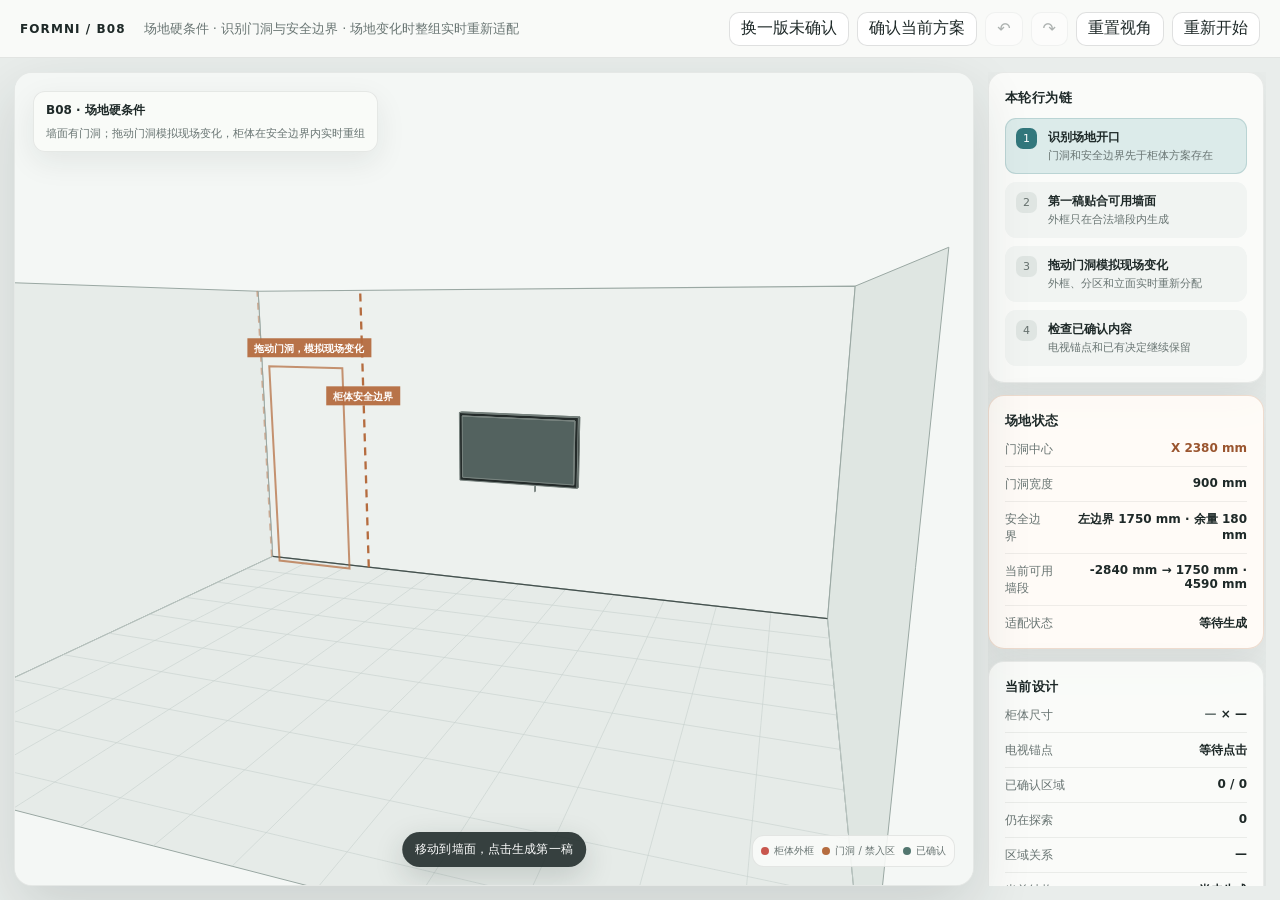
<file: formni-b08/index.html>
<!doctype html>
<html lang="zh-CN">
<head>
<meta charset="utf-8" />
<meta name="viewport" content="width=device-width,initial-scale=1,maximum-scale=1" />
<title>Formni · B08 场地硬条件</title>
<link rel="stylesheet" href="../formni-b02/style.css" />
<style>
.region-menu{position:absolute;display:none;width:258px;padding:10px;border-radius:14px;background:rgba(250,251,249,.97);border:1px solid rgba(30,41,40,.12);box-shadow:0 18px 48px rgba(28,42,39,.2);z-index:20}
.region-menu.show{display:block}.menu-title{font-size:11px;font-weight:750;padding:2px 4px 8px}.menu-label{padding:8px 4px 6px;font-size:10px;color:#74807d;border-top:1px solid rgba(30,41,40,.08);margin-top:8px}
.menu-actions{display:grid;grid-template-columns:1fr 1fr;gap:6px}.menu-actions button{height:32px;padding:0 7px;font-size:11px;border-radius:9px}
.structure-actions button.active,.facade-actions button.active,.convergence-actions button.active{background:#32777c;color:#fff;border-color:#32777c}.structure-actions button.auto-active,.facade-actions button.auto-active{background:#dcebea;color:#245c60;border-color:rgba(50,119,124,.35)}
.convergence-actions button.confirmed{background:#52766f;color:#fff;border-color:#52766f}.convergence-actions button.explore{background:#edf3f1;color:#315c58;border-color:rgba(49,92,88,.25)}
.line{width:12px;height:3px;border-radius:2px;background:#d69235}.structure-dot{width:8px;height:8px;border-radius:50%;background:#5f817b}.decision-dot{width:8px;height:8px;border-radius:50%;background:#52766f}.site-dot{width:8px;height:8px;border-radius:50%;background:#b56c3f}
.side{overflow:auto;padding-right:2px}.side::-webkit-scrollbar{width:6px}.side::-webkit-scrollbar-thumb{background:rgba(30,41,40,.16);border-radius:6px}
.site-card{border-color:rgba(181,108,63,.22);background:rgba(255,251,247,.96)}
.site-state{color:#9a552f}.constraint-dot{width:8px;height:8px;border-radius:50%;background:#bd5147}.priority-list{display:grid;gap:6px;font-size:11px;color:#65706d}.priority-list div{display:flex;gap:8px;align-items:center}.priority-list b{width:18px;height:18px;border-radius:6px;background:#edf1ef;display:grid;place-items:center;font-size:10px;color:#3c4946}
.conflict-panel{position:absolute;left:50%;top:72px;transform:translate(-50%,-12px);width:min(520px,calc(100% - 36px));padding:14px 15px;border-radius:15px;background:rgba(255,249,247,.97);border:1px solid rgba(189,81,71,.35);box-shadow:0 18px 50px rgba(95,35,31,.18);z-index:25;opacity:0;pointer-events:none;transition:.18s}
.conflict-panel.show{opacity:1;transform:translate(-50%,0);pointer-events:auto}.conflict-head{display:flex;align-items:center;gap:9px;font-size:12px;font-weight:780;color:#8d332c}.conflict-text{font-size:11px;line-height:1.55;color:#6f4b47;margin:7px 0 10px}.conflict-actions{display:flex;gap:7px;flex-wrap:wrap}.conflict-actions button{height:31px;font-size:11px}.conflict-actions .danger{background:#bd5147;color:#fff;border-color:#bd5147}.conflict-actions .soft{background:#fff2ef;color:#8d332c;border-color:rgba(189,81,71,.25)}
</style>
</head>
<body>
<div class="app">
<header>
  <div class="brand">FORMNI / B08</div>
  <div class="title">场地硬条件 · 识别门洞与安全边界 · 场地变化时整组实时重新适配</div>
  <div class="spacer"></div>
  <div class="actions">
    <button id="nextSchemeBtn">换一版未确认</button>
    <button id="confirmAllBtn">确认当前方案</button>
    <button id="undoBtn" title="撤销">↶</button><button id="redoBtn" title="重做">↷</button>
    <button id="viewBtn">重置视角</button><button id="resetBtn">重新开始</button>
  </div>
</header>
<main>
<section class="viewport" id="viewport">
  <canvas id="canvas" aria-label="Formni 三维场地硬条件实验"></canvas>
  <div class="top-note"><b>B08 · 场地硬条件</b><span>墙面有门洞；拖动门洞模拟现场变化，柜体在安全边界内实时重组</span></div>
  <div class="prompt" id="prompt">移动到墙面，点击生成第一稿</div>
  <div class="axis-legend">
    <div class="axis-chip"><i class="dot" style="background:var(--red)"></i>柜体外框</div>
    <div class="axis-chip"><i class="site-dot"></i>门洞 / 禁入区</div>
    <div class="axis-chip"><i class="decision-dot"></i>已确认</div>
  </div>
  <div class="toast" id="toast"></div>
  <div class="region-menu" id="regionMenu">
    <div class="menu-title" id="menuTitle">功能区</div>
    <div class="menu-actions">
      <button id="splitBtn">分成两格</button><button id="mergeLeftBtn">向左合并</button>
      <button id="mergeRightBtn">向右合并</button><button id="equalBtn">整侧均分</button>
      <button id="lockBtn">锁定宽度</button>
    </div>
    <div class="menu-label">这一格怎样实现</div>
    <div class="menu-actions structure-actions">
      <button id="autoStructureBtn">系统判断</button><button id="closedStructureBtn">门柜</button>
      <button id="openStructureBtn">开放架</button><button id="drawerStructureBtn">抽屉组</button>
      <button id="mixedStructureBtn">门＋开放</button>
    </div>
    <div class="menu-label">整个立面怎样组织</div>
    <div class="menu-actions facade-actions">
      <button id="facadeAlignBtn">横线贯通</button><button id="facadeFocusBtn">设为重点</button>
      <button id="facadeBackgroundBtn">设为背景</button><button id="facadeAutoBtn">自动主次</button>
      <button id="facadeLessBtn">开放更少</button><button id="facadeMoreBtn">开放更多</button>
    </div>
    <div class="menu-label">这一格是否已经确定</div>
    <div class="menu-actions convergence-actions">
      <button id="confirmRegionBtn">确认这一格</button><button id="exploreRegionBtn">继续探索</button>
      <button id="nextLocalBtn">换一个可能</button>
    </div>
  </div>
  <div class="conflict-panel" id="conflictPanel">
    <div class="conflict-head"><i class="constraint-dot"></i><span id="conflictTitle">目标尺寸与当前决定冲突</span></div>
    <div class="conflict-text" id="conflictText">系统已停在最后一个合法尺寸。</div>
    <div class="conflict-actions">
      <button id="adaptConflictBtn" class="danger">只调整未确认部分</button>
      <button id="releaseConflictBtn" class="soft">放开一个已确认</button>
      <button id="keepConflictBtn">保留当前尺寸</button>
    </div>
  </div>
</section>
<aside class="side">
  <div class="card"><h3>本轮行为链</h3><div class="steps">
    <div class="step" id="stepSite"><div class="n">1</div><div><b>识别场地开口</b><span>门洞和安全边界先于柜体方案存在</span></div></div>
    <div class="step" id="stepFit"><div class="n">2</div><div><b>第一稿贴合可用墙面</b><span>外框只在合法墙段内生成</span></div></div>
    <div class="step" id="stepSiteChange"><div class="n">3</div><div><b>拖动门洞模拟现场变化</b><span>外框、分区和立面实时重新分配</span></div></div>
    <div class="step" id="stepSiteRetest"><div class="n">4</div><div><b>检查已确认内容</b><span>电视锚点和已有决定继续保留</span></div></div>
    <div class="step" id="stepConvergence" style="display:none"></div><div class="step" id="stepAlternative" style="display:none"></div><div class="step" id="stepConvergenceRetest" style="display:none"></div><div class="step" id="stepConflict" style="display:none"></div><div class="step" id="stepResolve" style="display:none"></div><div class="step" id="stepConflictRetest" style="display:none"></div><div class="step" id="stepWall" style="display:none"></div><div class="step" id="stepSeed" style="display:none"></div><div class="step" id="stepAnchor" style="display:none"></div><div class="step" id="stepRegion" style="display:none"></div><div class="step" id="stepRelation" style="display:none"></div><div class="step" id="stepRetest" style="display:none"></div><div class="step" id="stepStructure" style="display:none"></div><div class="step" id="stepStructureRetest" style="display:none"></div><div class="step" id="stepFacade" style="display:none"></div><div class="step" id="stepFacadeRetest" style="display:none"></div><div class="step" id="stepShape" style="display:none"></div>
  </div></div>
  <div class="card site-card"><h3>场地状态</h3><div class="state">
    <div class="row"><span>门洞中心</span><strong id="doorState" class="site-state">—</strong></div>
    <div class="row"><span>门洞宽度</span><strong id="doorWidthState">900 mm</strong></div>
    <div class="row"><span>安全边界</span><strong id="doorClearState">—</strong></div>
    <div class="row"><span>当前可用墙段</span><strong id="usableState">—</strong></div>
    <div class="row"><span>适配状态</span><strong id="siteFitState">等待生成</strong></div>
  </div></div>
  <div class="card"><h3>当前设计</h3><div class="state">
    <div class="row"><span>柜体尺寸</span><strong><span id="widthState">—</span> × <span id="heightState">—</span></strong></div>
    <div class="row"><span>电视锚点</span><strong id="tvState">未确认</strong></div>
    <div class="row"><span>已确认区域</span><strong id="confirmedState">0 / 0</strong></div>
    <div class="row"><span>仍在探索</span><strong id="exploringState">0</strong></div>
    <div class="row"><span>区域关系</span><strong id="relationState">—</strong></div>
    <div class="row"><span>当前结构</span><strong id="structureState">尚未生成</strong></div>
    <div style="display:none"><span id="generationState"></span><span id="decisionState"></span><span id="convergenceBar"></span><span id="targetWidthState"></span><span id="minWidthState"></span><span id="conflictReasonState"></span><span id="structureChoiceState"></span><span id="facadeDatumState"></span><span id="facadeRoleState"></span><span id="facadeOpenState"></span><span id="wallState"></span><span id="depthState"></span><span id="bottomState"></span><span id="backState"></span><span id="tvPositionState"></span><span id="leftState"></span><span id="rightState"></span><span id="selectionState"></span></div>
  </div></div>
  <div class="card"><h3>本轮规则</h3><div class="rule">
    <b>硬条件先行：</b>门洞及其安全余量先形成禁入区，柜体不能越过。<br>
    <b>实时适配：</b>拖动门洞时，外框立即贴合新的可用墙段，区域关系随之重新分配。<br>
    <b>不改身份：</b>电视、锁定尺寸、明确结构和已确认局部继续保留。<br>
    <b>场地高优先级：</b>系统审美和自动造型必须让位于建筑开口。
  </div></div>
  <div class="footer">本轮只加入一个门洞硬条件，用来验证“真实场地变化如何改写方案”。</div>
</aside>
</main>
</div>
<script src="../formni-b02/app-1.js"></script>
<script src="../formni-b02/app-2.js"></script>
<script src="../formni-b02/app-3.js"></script>
<script src="../formni-b02/app-4.js"></script>
<script src="../formni-b03/b03.js"></script>
<script src="../formni-b04/b04.js"></script>
<script src="../formni-b05/b05.js"></script>
<script src="../formni-b06/b06.js"></script>
<script src="../formni-b07/b07.js"></script>
<script src="b08.js"></script>
</body>
</html>
</file>
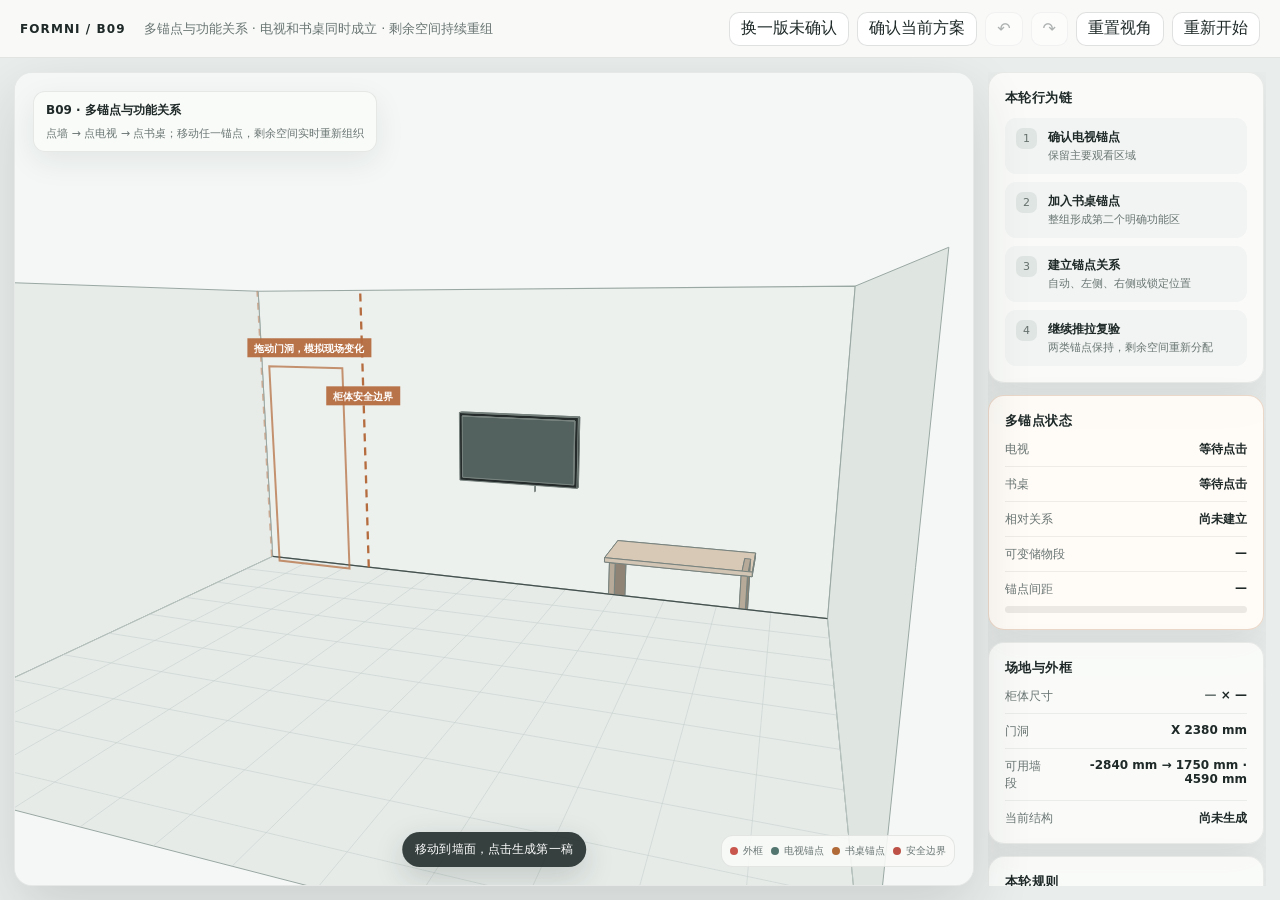
<file: formni-b09/index.html>
<!doctype html>
<html lang="zh-CN">
<head>
<meta charset="utf-8" />
<meta name="viewport" content="width=device-width,initial-scale=1,maximum-scale=1" />
<title>Formni · B09 多锚点与功能关系</title>
<link rel="stylesheet" href="../formni-b02/style.css" />
<style>
.region-menu{position:absolute;display:none;width:258px;padding:10px;border-radius:14px;background:rgba(250,251,249,.97);border:1px solid rgba(30,41,40,.12);box-shadow:0 18px 48px rgba(28,42,39,.2);z-index:20}
.region-menu.show{display:block}.menu-title{font-size:11px;font-weight:750;padding:2px 4px 8px}.menu-label{padding:8px 4px 6px;font-size:10px;color:#74807d;border-top:1px solid rgba(30,41,40,.08);margin-top:8px}
.menu-actions{display:grid;grid-template-columns:1fr 1fr;gap:6px}.menu-actions button{height:32px;padding:0 7px;font-size:11px;border-radius:9px}
.structure-actions button.active,.facade-actions button.active,.convergence-actions button.active{background:#32777c;color:#fff;border-color:#32777c}.structure-actions button.auto-active,.facade-actions button.auto-active{background:#dcebea;color:#245c60;border-color:rgba(50,119,124,.35)}
.convergence-actions button.confirmed{background:#52766f;color:#fff;border-color:#52766f}.convergence-actions button.explore{background:#edf3f1;color:#315c58;border-color:rgba(49,92,88,.25)}
.line{width:12px;height:3px;border-radius:2px;background:#d69235}.structure-dot{width:8px;height:8px;border-radius:50%;background:#5f817b}.facade-line{width:13px;height:3px;border-radius:2px;background:#7c62a8}.decision-dot{width:8px;height:8px;border-radius:50%;background:#52766f}.constraint-dot{width:8px;height:8px;border-radius:50%;background:#bd5147}.anchor-dot{width:8px;height:8px;border-radius:50%;background:#b06a38}
.side{overflow:auto;padding-right:2px}.side::-webkit-scrollbar{width:6px}.side::-webkit-scrollbar-thumb{background:rgba(30,41,40,.16);border-radius:6px}
.conflict-panel{position:absolute;left:50%;top:72px;transform:translate(-50%,-12px);width:min(520px,calc(100% - 36px));padding:14px 15px;border-radius:15px;background:rgba(255,249,247,.97);border:1px solid rgba(189,81,71,.35);box-shadow:0 18px 50px rgba(95,35,31,.18);z-index:25;opacity:0;pointer-events:none;transition:.18s}.conflict-panel.show{opacity:1;transform:translate(-50%,0);pointer-events:auto}.conflict-head{display:flex;align-items:center;gap:9px;font-size:12px;font-weight:780;color:#8d332c}.conflict-text{font-size:11px;line-height:1.55;color:#6f4b47;margin:7px 0 10px}.conflict-actions{display:flex;gap:7px;flex-wrap:wrap}.conflict-actions button{height:31px;font-size:11px}.conflict-actions .danger{background:#bd5147;color:#fff;border-color:#bd5147}.conflict-actions .soft{background:#fff2ef;color:#8d332c;border-color:rgba(189,81,71,.25)}
.desk-menu{position:absolute;display:none;width:198px;padding:10px;border-radius:14px;background:rgba(250,251,249,.97);border:1px solid rgba(30,41,40,.12);box-shadow:0 18px 48px rgba(28,42,39,.2);z-index:28}.desk-menu.show{display:block}.desk-menu .menu-actions{grid-template-columns:1fr 1fr}.desk-menu button.active{background:#b06a38;color:#fff;border-color:#b06a38}.desk-menu button.danger{color:#9a443d}
.anchor-card{border-color:rgba(176,106,56,.24);background:rgba(255,251,247,.96)}.relation-meter{height:7px;background:#ece8e3;border-radius:999px;overflow:hidden;margin-top:8px}.relation-meter span{display:block;height:100%;width:0;background:#b06a38;transition:.18s}.hidden{display:none!important}
</style>
</head>
<body>
<div class="app">
<header>
  <div class="brand">FORMNI / B09</div>
  <div class="title">多锚点与功能关系 · 电视和书桌同时成立 · 剩余空间持续重组</div>
  <div class="spacer"></div>
  <div class="actions">
    <button id="nextSchemeBtn">换一版未确认</button><button id="confirmAllBtn">确认当前方案</button>
    <button id="undoBtn" title="撤销">↶</button><button id="redoBtn" title="重做">↷</button>
    <button id="viewBtn">重置视角</button><button id="resetBtn">重新开始</button>
  </div>
</header>
<main>
<section class="viewport" id="viewport">
  <canvas id="canvas" aria-label="Formni 三维多锚点实验"></canvas>
  <div class="top-note"><b>B09 · 多锚点与功能关系</b><span>点墙 → 点电视 → 点书桌；移动任一锚点，剩余空间实时重新组织</span></div>
  <div class="prompt" id="prompt">移动到墙面，点击生成第一稿</div>
  <div class="axis-legend">
    <div class="axis-chip"><i class="dot" style="background:var(--red)"></i>外框</div>
    <div class="axis-chip"><i class="decision-dot"></i>电视锚点</div>
    <div class="axis-chip"><i class="anchor-dot"></i>书桌锚点</div>
    <div class="axis-chip"><i class="constraint-dot"></i>安全边界</div>
  </div>
  <div class="toast" id="toast"></div>

  <div class="conflict-panel" id="conflictPanel">
    <div class="conflict-head"><i class="constraint-dot"></i><span id="conflictTitle">目标尺寸与当前决定冲突</span></div>
    <div class="conflict-text" id="conflictText">系统已停在最后一个合法尺寸。</div>
    <div class="conflict-actions"><button id="adaptConflictBtn" class="danger">只调整未确认部分</button><button id="releaseConflictBtn" class="soft">放开一个已确认</button><button id="keepConflictBtn">保留当前尺寸</button></div>
  </div>

  <div class="desk-menu" id="deskMenu">
    <div class="menu-title">书桌与电视的关系</div>
    <div class="menu-actions">
      <button id="deskAutoBtn">自动判断</button><button id="deskLeftBtn">固定在左侧</button>
      <button id="deskRightBtn">固定在右侧</button><button id="deskLockBtn">锁定位置</button>
      <button id="deskReleaseBtn" class="danger">取消锚点</button>
    </div>
  </div>

  <div class="region-menu" id="regionMenu">
    <div class="menu-title" id="menuTitle">功能区</div>
    <div class="menu-actions"><button id="splitBtn">分成两格</button><button id="mergeLeftBtn">向左合并</button><button id="mergeRightBtn">向右合并</button><button id="equalBtn">整侧均分</button><button id="lockBtn">锁定宽度</button></div>
    <div class="menu-label">这一格怎样实现</div>
    <div class="menu-actions structure-actions"><button id="autoStructureBtn">系统判断</button><button id="closedStructureBtn">门柜</button><button id="openStructureBtn">开放架</button><button id="drawerStructureBtn">抽屉组</button><button id="mixedStructureBtn">门＋开放</button></div>
    <div class="menu-label">整个立面怎样组织</div>
    <div class="menu-actions facade-actions"><button id="facadeAlignBtn">横线贯通</button><button id="facadeFocusBtn">设为重点</button><button id="facadeBackgroundBtn">设为背景</button><button id="facadeAutoBtn">自动主次</button><button id="facadeLessBtn">开放更少</button><button id="facadeMoreBtn">开放更多</button></div>
    <div class="menu-label">这一格是否已经确定</div>
    <div class="menu-actions convergence-actions"><button id="confirmRegionBtn">确认这一格</button><button id="exploreRegionBtn">继续探索</button><button id="nextLocalBtn">换一个可能</button></div>
  </div>
</section>

<aside class="side">
  <div class="card"><h3>本轮行为链</h3><div class="steps">
    <div class="step" id="stepMultiTV"><div class="n">1</div><div><b>确认电视锚点</b><span>保留主要观看区域</span></div></div>
    <div class="step" id="stepMultiDesk"><div class="n">2</div><div><b>加入书桌锚点</b><span>整组形成第二个明确功能区</span></div></div>
    <div class="step" id="stepMultiRelation"><div class="n">3</div><div><b>建立锚点关系</b><span>自动、左侧、右侧或锁定位置</span></div></div>
    <div class="step" id="stepMultiRetest"><div class="n">4</div><div><b>继续推拉复验</b><span>两类锚点保持，剩余空间重新分配</span></div></div>
    <div id="stepConflict" class="hidden"></div><div id="stepResolve" class="hidden"></div><div id="stepConflictRetest" class="hidden"></div>
    <div id="stepConvergence" class="hidden"></div><div id="stepAlternative" class="hidden"></div><div id="stepConvergenceRetest" class="hidden"></div>
    <div id="stepWall" class="hidden"></div><div id="stepSeed" class="hidden"></div><div id="stepAnchor" class="hidden"></div><div id="stepRegion" class="hidden"></div><div id="stepRelation" class="hidden"></div><div id="stepRetest" class="hidden"></div><div id="stepStructure" class="hidden"></div><div id="stepStructureRetest" class="hidden"></div><div id="stepFacade" class="hidden"></div><div id="stepFacadeRetest" class="hidden"></div><div id="stepShape" class="hidden"></div>
    <div id="stepSite" class="hidden"></div><div id="stepFit" class="hidden"></div><div id="stepSiteChange" class="hidden"></div><div id="stepSiteRetest" class="hidden"></div>
  </div></div>

  <div class="card anchor-card"><h3>多锚点状态</h3><div class="state">
    <div class="row"><span>电视</span><strong id="multiTvState">等待点击</strong></div>
    <div class="row"><span>书桌</span><strong id="multiDeskState">等待点击</strong></div>
    <div class="row"><span>相对关系</span><strong id="multiRelationState">尚未建立</strong></div>
    <div class="row"><span>可变储物段</span><strong id="multiFreeState">—</strong></div>
    <div class="row"><span>锚点间距</span><strong id="multiGapState">—</strong></div>
  </div><div class="relation-meter"><span id="multiRelationBar"></span></div></div>

  <div class="card"><h3>场地与外框</h3><div class="state">
    <div class="row"><span>柜体尺寸</span><strong><span id="widthState">—</span> × <span id="heightState">—</span></strong></div>
    <div class="row"><span>门洞</span><strong id="doorState">—</strong></div>
    <div class="row"><span>可用墙段</span><strong id="usableState">—</strong></div>
    <div class="row"><span>当前结构</span><strong id="structureState">尚未生成</strong></div>
  </div></div>

  <div class="card"><h3>本轮规则</h3><div class="rule">
    <b>多锚点：</b>电视和书桌都是高优先级功能，不允许系统把其中一个当成普通柜格覆盖。<br>
    <b>相对关系：</b>书桌可以自动选择电视左侧或右侧，也可以由用户明确固定。<br>
    <b>实时重组：</b>拖动书桌、电视、门洞或外框时，两个锚点保持，剩余区域重新分配。<br>
    <b>冲突：</b>空间不足时停在合法位置，并解释是哪个锚点或场地边界造成冲突。
  </div></div>

  <div class="hidden">
    <span id="wallState"></span><span id="depthState"></span><span id="bottomState"></span><span id="backState"></span><span id="tvState"></span><span id="tvPositionState"></span>
    <span id="leftState"></span><span id="rightState"></span><span id="relationState"></span><span id="selectionState"></span><span id="structureChoiceState"></span>
    <span id="facadeDatumState"></span><span id="facadeRoleState"></span><span id="facadeOpenState"></span><span id="confirmedState"></span><span id="exploringState"></span><span id="generationState"></span><span id="decisionState"></span><span id="convergenceBar"></span>
    <span id="targetWidthState"></span><span id="minWidthState"></span><span id="conflictReasonState"></span>
    <span id="doorWidthState"></span><span id="doorClearState"></span><span id="siteFitState"></span>
  </div>
  <div class="footer">本轮只验证多个功能锚点及其相对关系，不增加材质、五金或生产规则。</div>
</aside>
</main>
</div>
<script src="../formni-b02/app-1.js"></script>
<script src="../formni-b02/app-2.js"></script>
<script src="../formni-b02/app-3.js"></script>
<script src="../formni-b02/app-4.js"></script>
<script src="../formni-b03/b03.js"></script>
<script src="../formni-b04/b04.js"></script>
<script src="../formni-b05/b05.js"></script>
<script src="../formni-b06/b06.js"></script>
<script src="../formni-b07/b07.js"></script>
<script src="../formni-b08/b08.js"></script>
<script src="b09.js"></script>
</body>
</html>
</file>
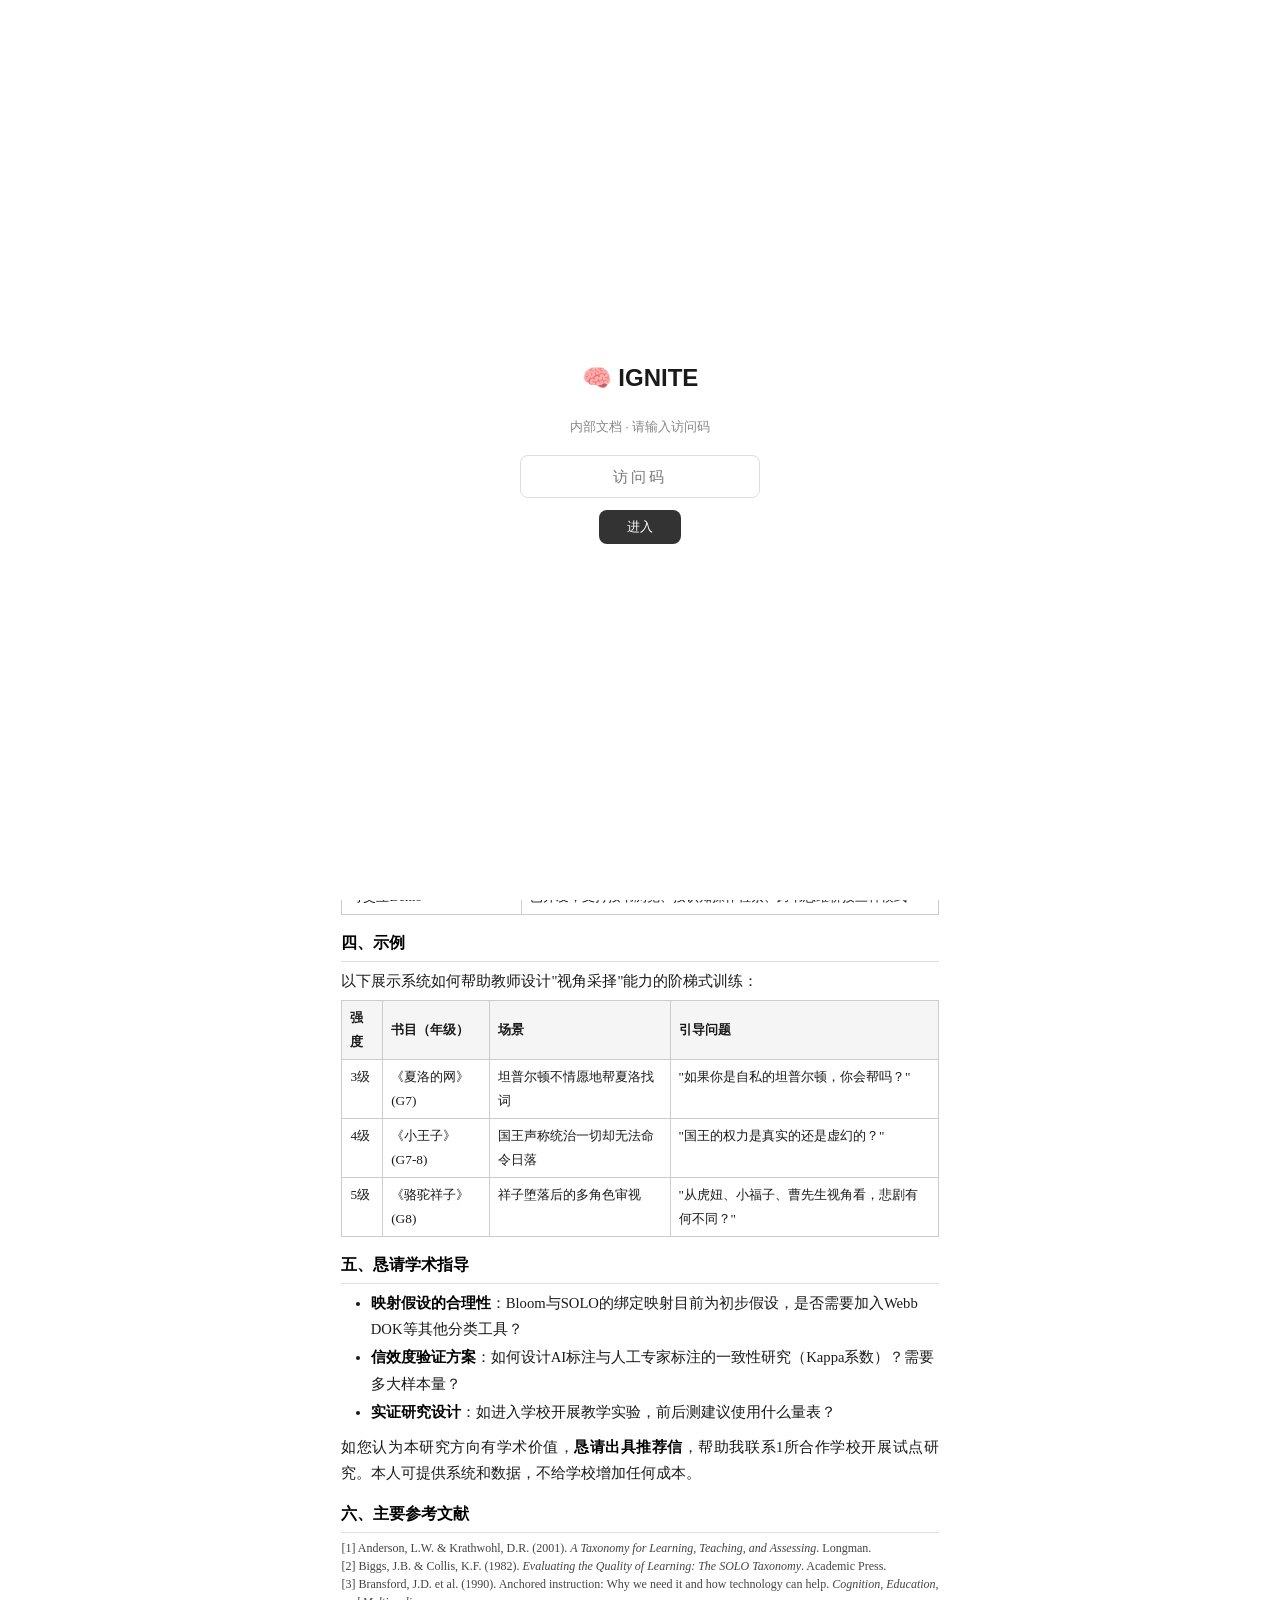
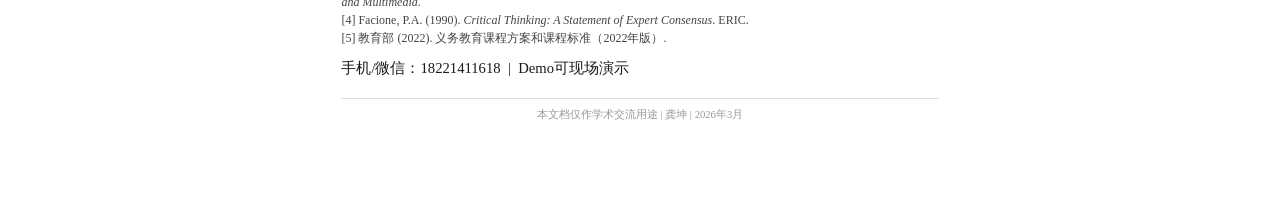
<file: project_brief.html>
<!DOCTYPE html>
<html lang="zh-CN">
<head>
<meta charset="UTF-8">
<title>研究方向说明 · 龚坤</title>
<style>
* { margin:0; padding:0; box-sizing:border-box; }
@page { size: A4; margin: 0; }
body {
  font-family: 'PingFang SC','Microsoft YaHei','SimSun',serif;
  width: 210mm; min-height: 297mm; margin: 0 auto;
  background: #fff; color: #1a1a1a;
  padding: 24mm 26mm 20mm;
  font-size: 11pt; line-height: 1.8;
}
h1 {
  font-size: 18pt; font-weight: 800; text-align: center;
  margin-bottom: 2px; color: #000;
}
.subtitle {
  text-align: center; font-size: 10pt; color: #555;
  margin-bottom: 16px; padding-bottom: 10px;
  border-bottom: 1.5px solid #333;
}
h2 {
  font-size: 12pt; font-weight: 700; color: #000;
  margin: 14px 0 6px;
  padding-bottom: 3px;
  border-bottom: 1px solid #ddd;
}
p { margin: 4px 0; text-align: justify; }
b { color: #000; }
table { width: 100%; border-collapse: collapse; margin: 6px 0; font-size: 10pt; }
th { background: #f5f5f5; padding: 5px 8px; text-align: left; font-weight: 700; border: 1px solid #ccc; }
td { padding: 5px 8px; border: 1px solid #ccc; vertical-align: top; }
.highlight { background: #fffde7; }
.indent { padding-left: 2em; }
.footer {
  text-align: center; font-size: 8pt; color: #999;
  margin-top: 16px; padding-top: 6px; border-top: 1px solid #ddd;
}
ul { padding-left: 2em; margin: 4px 0; }
li { margin: 2px 0; }
.qr { text-align: center; margin-top: 8px; font-size: 9pt; color: #666; }
</style>
</head>
<body>

<!-- 访问码门禁 -->
<div id="gateOverlay" style="position:fixed;top:0;left:0;width:100%;height:100%;
  background:#fff;z-index:9999;display:flex;align-items:center;justify-content:center;
  flex-direction:column;gap:12px;font-family:'PingFang SC','Microsoft YaHei',sans-serif">
  <div style="font-size:24px;font-weight:800;color:#1a1a1a">🧠 IGNITE</div>
  <p style="color:#888;font-size:13px">内部文档 · 请输入访问码</p>
  <input type="password" id="gateInput" placeholder="访问码" autofocus
    style="width:240px;padding:12px 18px;border-radius:8px;border:1px solid #ddd;
    font-size:15px;text-align:center;outline:none;letter-spacing:3px"
    onkeydown="if(event.key==='Enter')checkGate()">
  <button onclick="checkGate()" style="padding:8px 28px;border-radius:8px;border:none;
    background:#333;color:#fff;font-size:13px;cursor:pointer">进入</button>
  <p id="gateError" style="color:#c00;font-size:12px;display:none">访问码错误</p>
</div>
<script>
(function(){
  const KEY='ignite_gate_v1';
  if(localStorage.getItem(KEY)==='ok'){
    document.getElementById('gateOverlay').style.display='none';
  }
  window.checkGate=function(){
    if(document.getElementById('gateInput').value==='ignite2026'){
      localStorage.setItem(KEY,'ok');
      document.getElementById('gateOverlay').style.display='none';
    } else {
      document.getElementById('gateError').style.display='block';
    }
  }
})();
</script>

<h1>研究方向说明与学术指导请求</h1>
<p class="subtitle">龚坤 | 华东师范大学教育学原理研修班 | 学号 26100012008</p>

<h2>一、个人背景</h2>
<p>东南大学建筑学学士，原象设计创始人，十余年校园空间设计从业经验。在服务全国中小学校的过程中，我持续观察到一个问题：<b>学校图书馆投入大量资金采购图书，但缺乏系统化的教学应用指导，图书馆在课程层面的价值远未被开发。</b></p>
<p>2022版新课标要求学校安排不少于10%的课时用于跨学科主题学习（教育部, 2022），这使得上述问题变得更加迫切——教研组需要从藏书中找到可用于跨学科教学的素材，但目前没有工具能系统化地支持这一工作。</p>

<h2>二、研究问题</h2>
<p>本研究分两个阶段推进：</p>
<p class="indent"><b>阶段一（标注可行性）：基于Bloom修订版认知目标分类（Anderson & Krathwohl, 2001）和SOLO分类法（Biggs & Collis, 1982），利用AI对课外阅读书目进行场景级认知标注，其标注结果与教育学专家之间的一致性如何？</b></p>
<p class="indent"><b>阶段二（教学效果·后续）：基于上述标注生成的跨学科课程方案，对学生高阶思维能力发展的影响如何？</b></p>

<h2>三、前期工作</h2>
<p>我借鉴锚定学习理论（Anchored Instruction, Bransford et al., 1990）的思路，提出<b>「认知锚点」</b>的操作性定义：<b>一本书中能够引发特定认知操作的具体场景，标注其认知操作类型（参考Facione批判性思维技能分类, 1990）、强度等级（1-5级），并与Bloom层级、SOLO层级建立初步映射假设（有待学术验证）。</b></p>
<table>
<tr><th>工作内容</th><th>进展</th></tr>
<tr><td>认知锚点标注规范（v1.1）</td><td>已完成，含Bloom-intensity映射假设，AI标注内部一致性通过</td></tr>
<tr><td>初中经典书目标注</td><td>180本教育部推荐+部编版涉及书目已完成AI标注（共540个锚点）</td></tr>
<tr><td>可交互Demo</td><td>已开发，支持按书浏览、按认知操作检索、跨书思维桥接三种模式</td></tr>
</table>

<h2>四、示例</h2>
<p>以下展示系统如何帮助教师设计"视角采择"能力的阶梯式训练：</p>
<table>
<tr><th>强度</th><th>书目（年级）</th><th>场景</th><th>引导问题</th></tr>
<tr><td>3级</td><td>《夏洛的网》(G7)</td><td>坦普尔顿不情愿地帮夏洛找词</td><td>"如果你是自私的坦普尔顿，你会帮吗？"</td></tr>
<tr><td>4级</td><td>《小王子》(G7-8)</td><td>国王声称统治一切却无法命令日落</td><td>"国王的权力是真实的还是虚幻的？"</td></tr>
<tr><td>5级</td><td>《骆驼祥子》(G8)</td><td>祥子堕落后的多角色审视</td><td>"从虎妞、小福子、曹先生视角看，悲剧有何不同？"</td></tr>
</table>

<h2>五、恳请学术指导</h2>
<ul>
<li><b>映射假设的合理性</b>：Bloom与SOLO的绑定映射目前为初步假设，是否需要加入Webb DOK等其他分类工具？</li>
<li><b>信效度验证方案</b>：如何设计AI标注与人工专家标注的一致性研究（Kappa系数）？需要多大样本量？</li>
<li><b>实证研究设计</b>：如进入学校开展教学实验，前后测建议使用什么量表？</li>
</ul>
<p style="margin-top:8px">如您认为本研究方向有学术价值，<b>恳请出具推荐信</b>，帮助我联系1所合作学校开展试点研究。本人可提供系统和数据，不给学校增加任何成本。</p>

<h2>六、主要参考文献</h2>
<p style="font-size:9pt;color:#444;line-height:1.5">
[1] Anderson, L.W. & Krathwohl, D.R. (2001). <i>A Taxonomy for Learning, Teaching, and Assessing</i>. Longman.<br>
[2] Biggs, J.B. & Collis, K.F. (1982). <i>Evaluating the Quality of Learning: The SOLO Taxonomy</i>. Academic Press.<br>
[3] Bransford, J.D. et al. (1990). Anchored instruction: Why we need it and how technology can help. <i>Cognition, Education, and Multimedia</i>.<br>
[4] Facione, P.A. (1990). <i>Critical Thinking: A Statement of Expert Consensus</i>. ERIC.<br>
[5] 教育部 (2022). 义务教育课程方案和课程标准（2022年版）.
</p>

<p style="margin-top:8px">手机/微信：18221411618 &nbsp;|&nbsp; Demo可现场演示</p>

<div class="footer">
本文档仅作学术交流用途 | 龚坤 | 2026年3月
</div>

</body>
</html>
</file>
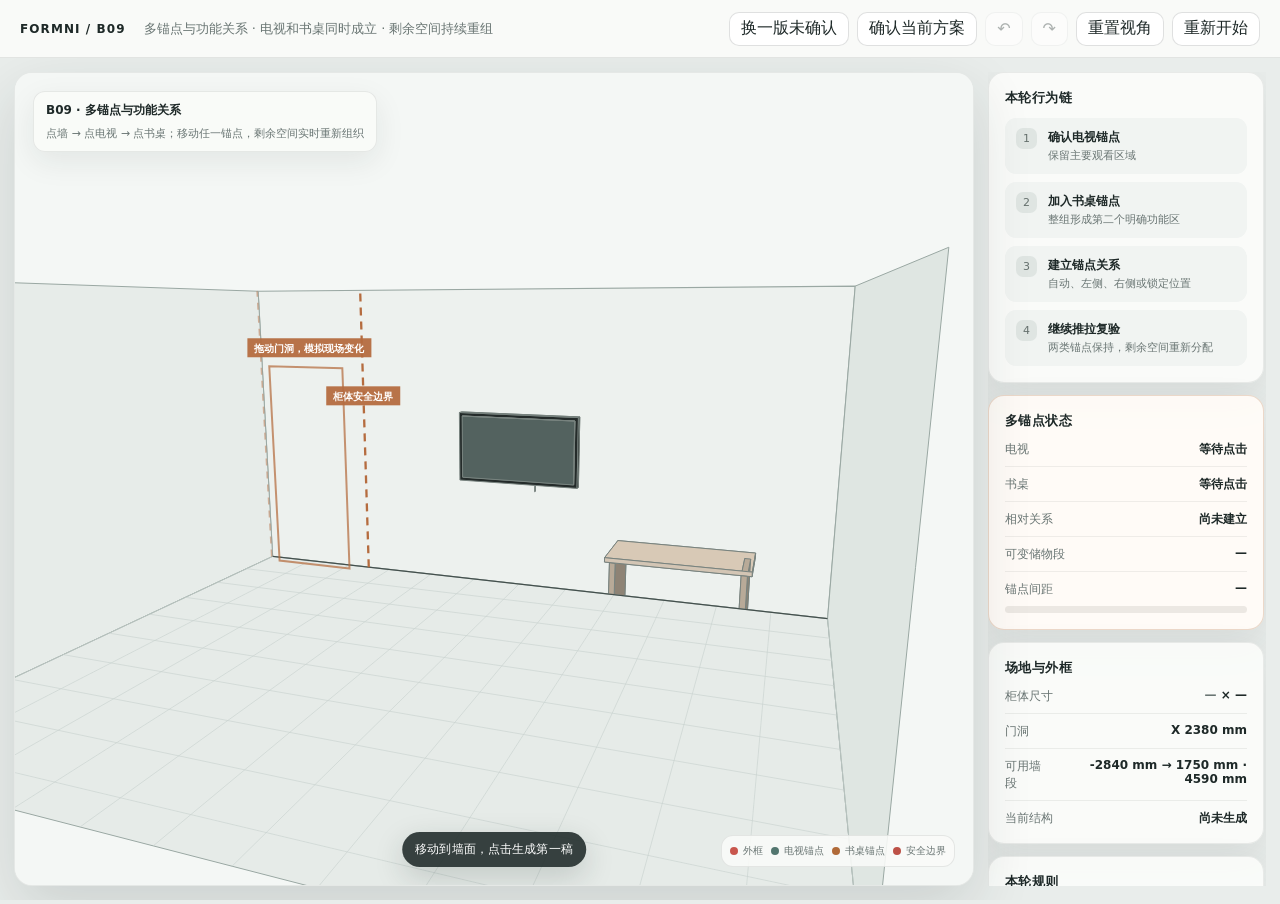
<file: formni-b09/play.html>
<!doctype html><html><head><meta charset="utf-8"><meta name="viewport" content="width=device-width,initial-scale=1"><title>Formni B09</title><style>html,body,iframe{width:100%;height:100%;margin:0;border:0;overflow:hidden;background:#e9edeb}</style></head><body><iframe id="app" title="Formni B09 多锚点实验"></iframe><script>const f=document.getElementById('app');f.src='index.html'+location.search;f.addEventListener('load',()=>{const s=f.contentDocument.createElement('script');s.src='b09-hit.js';f.contentDocument.body.appendChild(s);});</script></body></html>
</file>
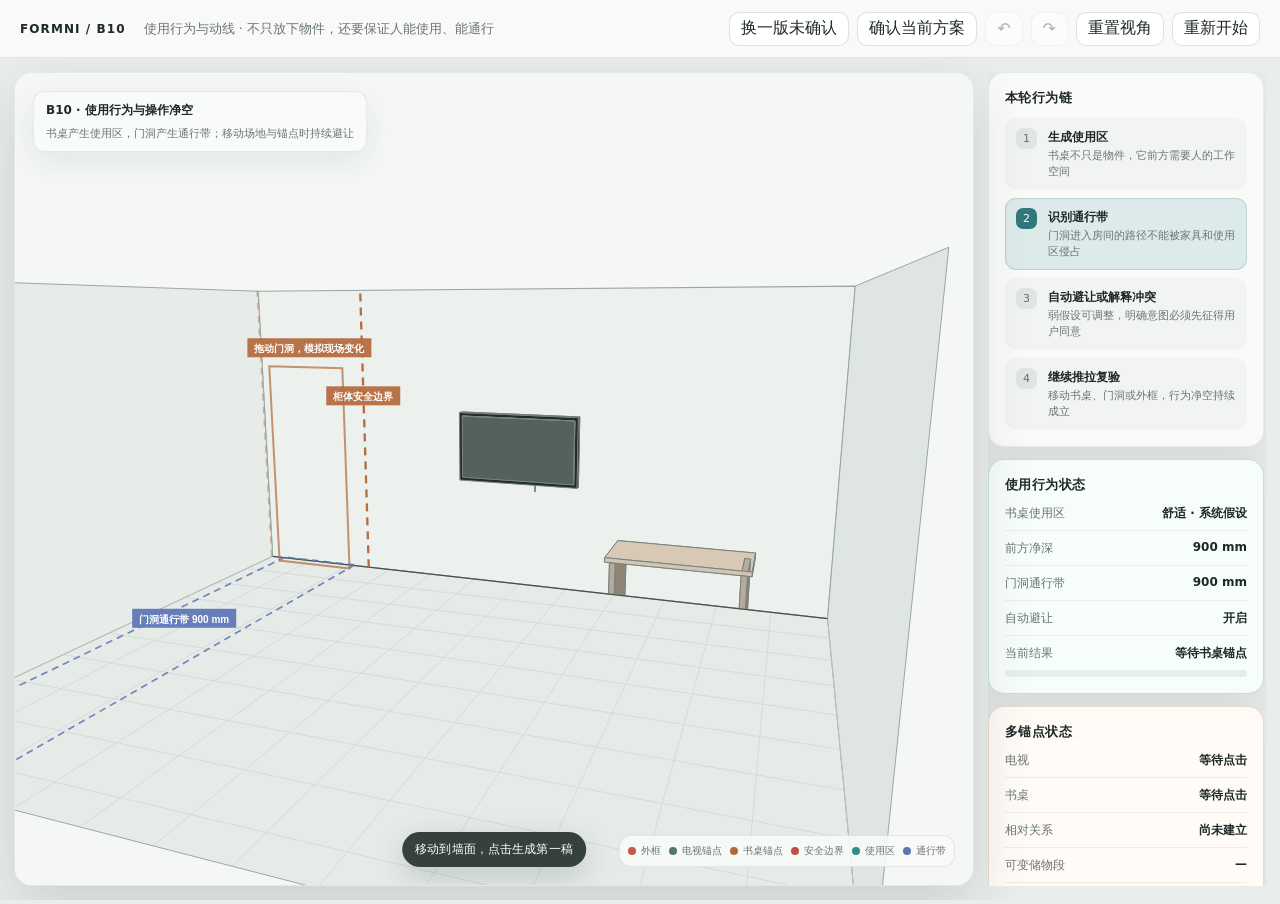
<file: formni-b10/play.html>
<!doctype html><html><head><meta charset="utf-8"><meta name="viewport" content="width=device-width,initial-scale=1"><title>Formni B10</title><style>html,body,iframe{width:100%;height:100%;margin:0;border:0;overflow:hidden;background:#e9edeb}</style></head><body><iframe id="app" title="Formni B10 使用行为与动线"></iframe><script>
const f=document.getElementById('app');f.src='../formni-b09/index.html'+location.search;
f.addEventListener('load',()=>{const d=f.contentDocument;const h=d.createElement('script');h.src='../formni-b09/b09-hit.js';h.onload=()=>{const s=d.createElement('script');s.src='../formni-b10/b10.js';d.body.appendChild(s);};d.body.appendChild(h);});
</script></body></html>
</file>
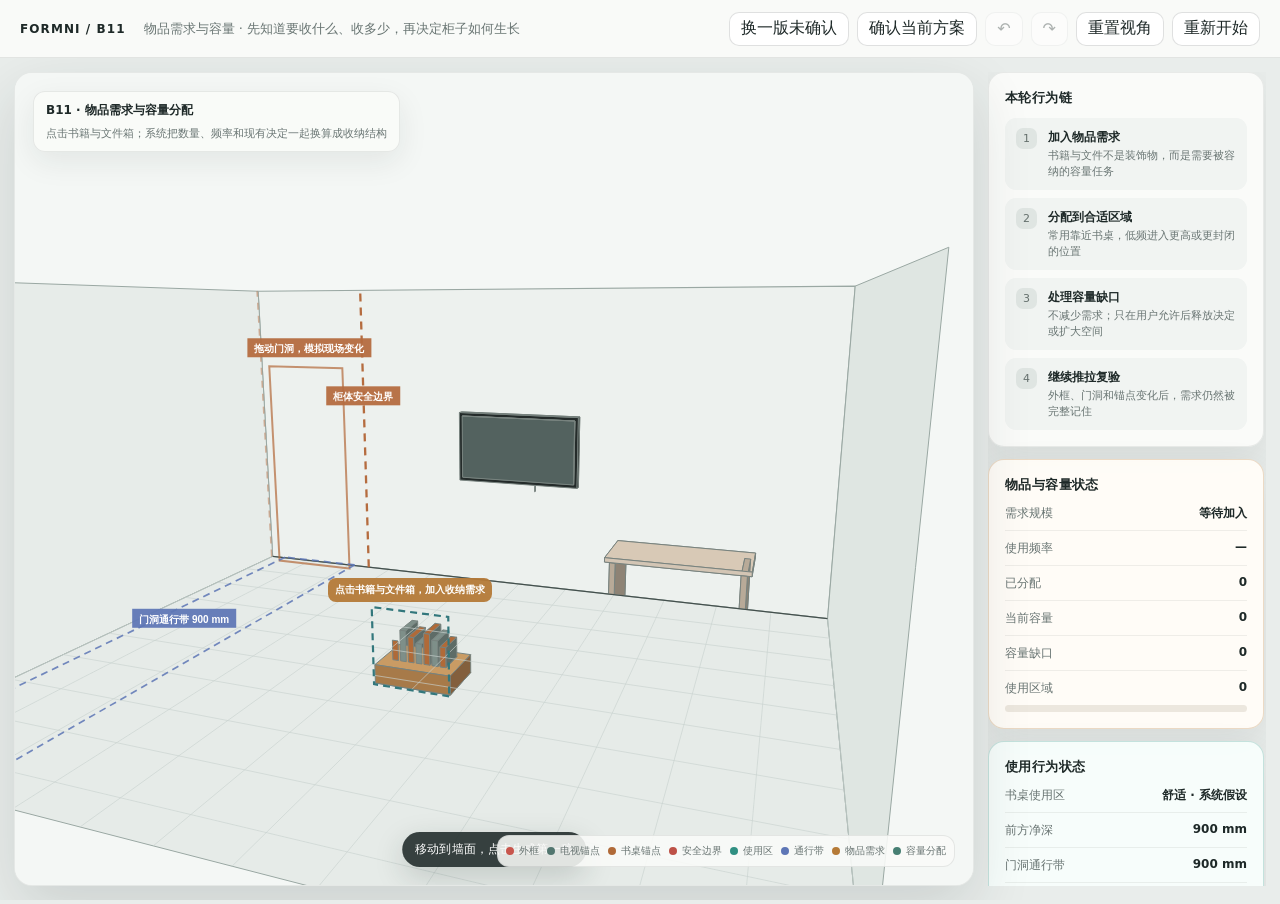
<file: formni-b11/play.html>
<!doctype html><html><head><meta charset="utf-8"><meta name="viewport" content="width=device-width,initial-scale=1"><title>Formni B11</title><style>html,body,iframe{width:100%;height:100%;margin:0;border:0;overflow:hidden;background:#e9edeb}</style></head><body><iframe id="app" title="Formni B11 物品需求与容量"></iframe><script>
const f=document.getElementById('app');
const p=new URLSearchParams(location.search),q=new URLSearchParams(p);
if(p.get('storage')==='1'||p.get('storageConflict')==='1')q.set('activity','1');
f.src='../formni-b09/index.html?'+q.toString();
f.addEventListener('load',()=>{const d=f.contentDocument;const inject=(src,next)=>{const s=d.createElement('script');s.src=src;s.onload=next;d.body.appendChild(s);};inject('../formni-b09/b09-hit.js',()=>inject('../formni-b10/b10.js',()=>inject('../formni-b11/b11.js')));});
</script></body></html>
</file>
<file: formni-b02/style.css>
:root{
    --bg:#e9edeb;
    --paper:#f8faf8;
    --line:#1e2928;
    --muted:#697573;
    --accent:#32777c;
    --accent-soft:#dcebea;
    --red:#c8564d;
    --blue:#4b78bb;
    --green:#4f916e;
    --gold:#c8973b;
    --shadow:0 22px 60px rgba(28,42,39,.14);
  }
  *{box-sizing:border-box}
  html,body{height:100%;margin:0;overflow:hidden;background:var(--bg);font-family:Inter,"PingFang SC","Microsoft YaHei",system-ui,sans-serif;color:var(--line)}
  button{font:inherit}
  .app{height:100%;display:grid;grid-template-rows:58px 1fr}
  header{display:flex;align-items:center;gap:18px;padding:0 20px;background:rgba(250,251,249,.94);border-bottom:1px solid rgba(30,41,40,.1);backdrop-filter:blur(18px);z-index:10}
  .brand{font-size:12px;font-weight:780;letter-spacing:.09em}
  .title{font-size:13px;color:var(--muted)}
  .spacer{flex:1}
  .actions{display:flex;gap:8px}
  button{height:34px;border:1px solid rgba(30,41,40,.14);border-radius:10px;background:#fff;color:var(--line);padding:0 11px;cursor:pointer;transition:.16s}
  button:hover{background:#f5f9f7;border-color:rgba(50,119,124,.45)}
  button:disabled{opacity:.35;cursor:default}
  main{min-height:0;display:grid;grid-template-columns:minmax(0,1fr) 278px;gap:14px;padding:14px}
  .viewport{position:relative;min-width:0;overflow:hidden;border-radius:18px;background:#f6f8f6;border:1px solid rgba(30,41,40,.08);box-shadow:var(--shadow)}
  canvas{width:100%;height:100%;display:block;touch-action:none;user-select:none;cursor:default}
  .top-note{position:absolute;left:18px;top:18px;padding:10px 12px;border-radius:12px;background:rgba(250,251,249,.9);border:1px solid rgba(30,41,40,.09);box-shadow:0 10px 30px rgba(28,42,39,.08);pointer-events:none}
  .top-note b{display:block;font-size:12px;margin-bottom:3px}
  .top-note span{font-size:11px;color:var(--muted)}
  .prompt{position:absolute;left:50%;bottom:18px;transform:translateX(-50%);padding:9px 13px;border-radius:999px;background:rgba(30,41,40,.88);color:white;font-size:12px;letter-spacing:.01em;pointer-events:none;white-space:nowrap;box-shadow:0 10px 30px rgba(28,42,39,.18)}
  .axis-legend{position:absolute;right:18px;bottom:18px;display:flex;gap:8px;padding:8px;border-radius:12px;background:rgba(250,251,249,.88);border:1px solid rgba(30,41,40,.09);pointer-events:none}
  .axis-chip{display:flex;align-items:center;gap:5px;font-size:10px;color:var(--muted)}
  .dot{width:8px;height:8px;border-radius:50%}
  .side{display:flex;flex-direction:column;gap:12px;min-height:0}
  .card{padding:16px;border-radius:16px;background:rgba(250,251,249,.96);border:1px solid rgba(30,41,40,.08);box-shadow:0 14px 38px rgba(28,42,39,.09)}
  .card h3{margin:0 0 11px;font-size:13px;letter-spacing:.03em}
  .state{display:grid;gap:9px}
  .row{display:flex;justify-content:space-between;gap:12px;padding-bottom:8px;border-bottom:1px solid rgba(30,41,40,.07);font-size:12px}
  .row:last-child{border-bottom:0;padding-bottom:0}
  .row span:first-child{color:var(--muted)}
  .row strong{text-align:right;font-weight:670}
  .steps{display:grid;gap:8px}
  .step{display:grid;grid-template-columns:23px 1fr;gap:9px;padding:9px 10px;border:1px solid transparent;border-radius:11px;background:#f1f4f2}
  .step .n{width:21px;height:21px;border-radius:7px;background:#dfe5e2;color:#66716e;display:grid;place-items:center;font-size:11px}
  .step b{display:block;font-size:12px;margin:1px 0 2px}
  .step span{display:block;font-size:11px;color:var(--muted);line-height:1.45}
  .step.on{background:var(--accent-soft);border-color:rgba(50,119,124,.2)}
  .step.on .n{background:var(--accent);color:white}
  .rule{font-size:11px;line-height:1.65;color:var(--muted)}
  .rule b{color:var(--line)}
  .footer{margin-top:auto;padding:0 8px 4px;font-size:11px;color:var(--muted);line-height:1.55}
  .toast{position:absolute;left:50%;top:18px;transform:translate(-50%,-10px);opacity:0;transition:.2s;padding:9px 12px;border-radius:10px;background:#1e2928;color:#fff;font-size:12px;pointer-events:none}
  .toast.show{opacity:1;transform:translate(-50%,0)}
  @media(max-width:920px){main{grid-template-columns:1fr}.side{display:none}.title{display:none}}
</file>
